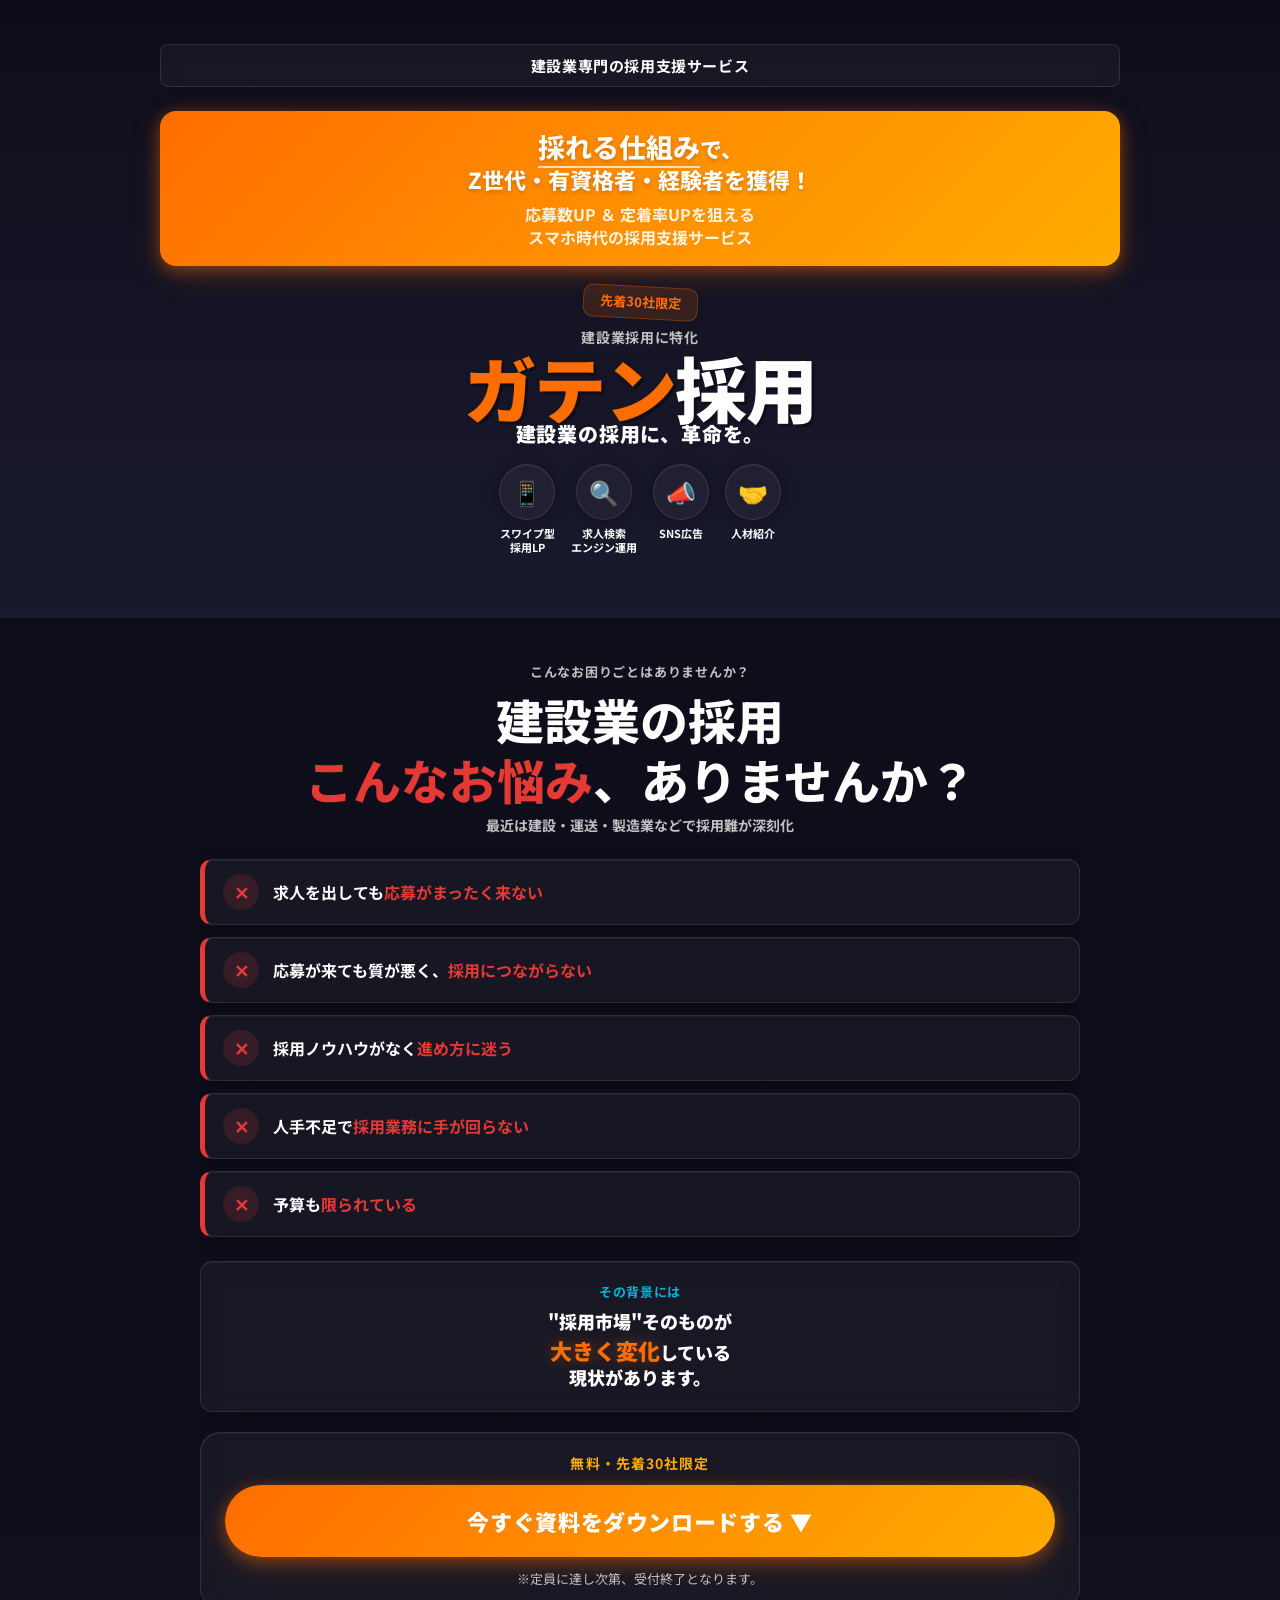
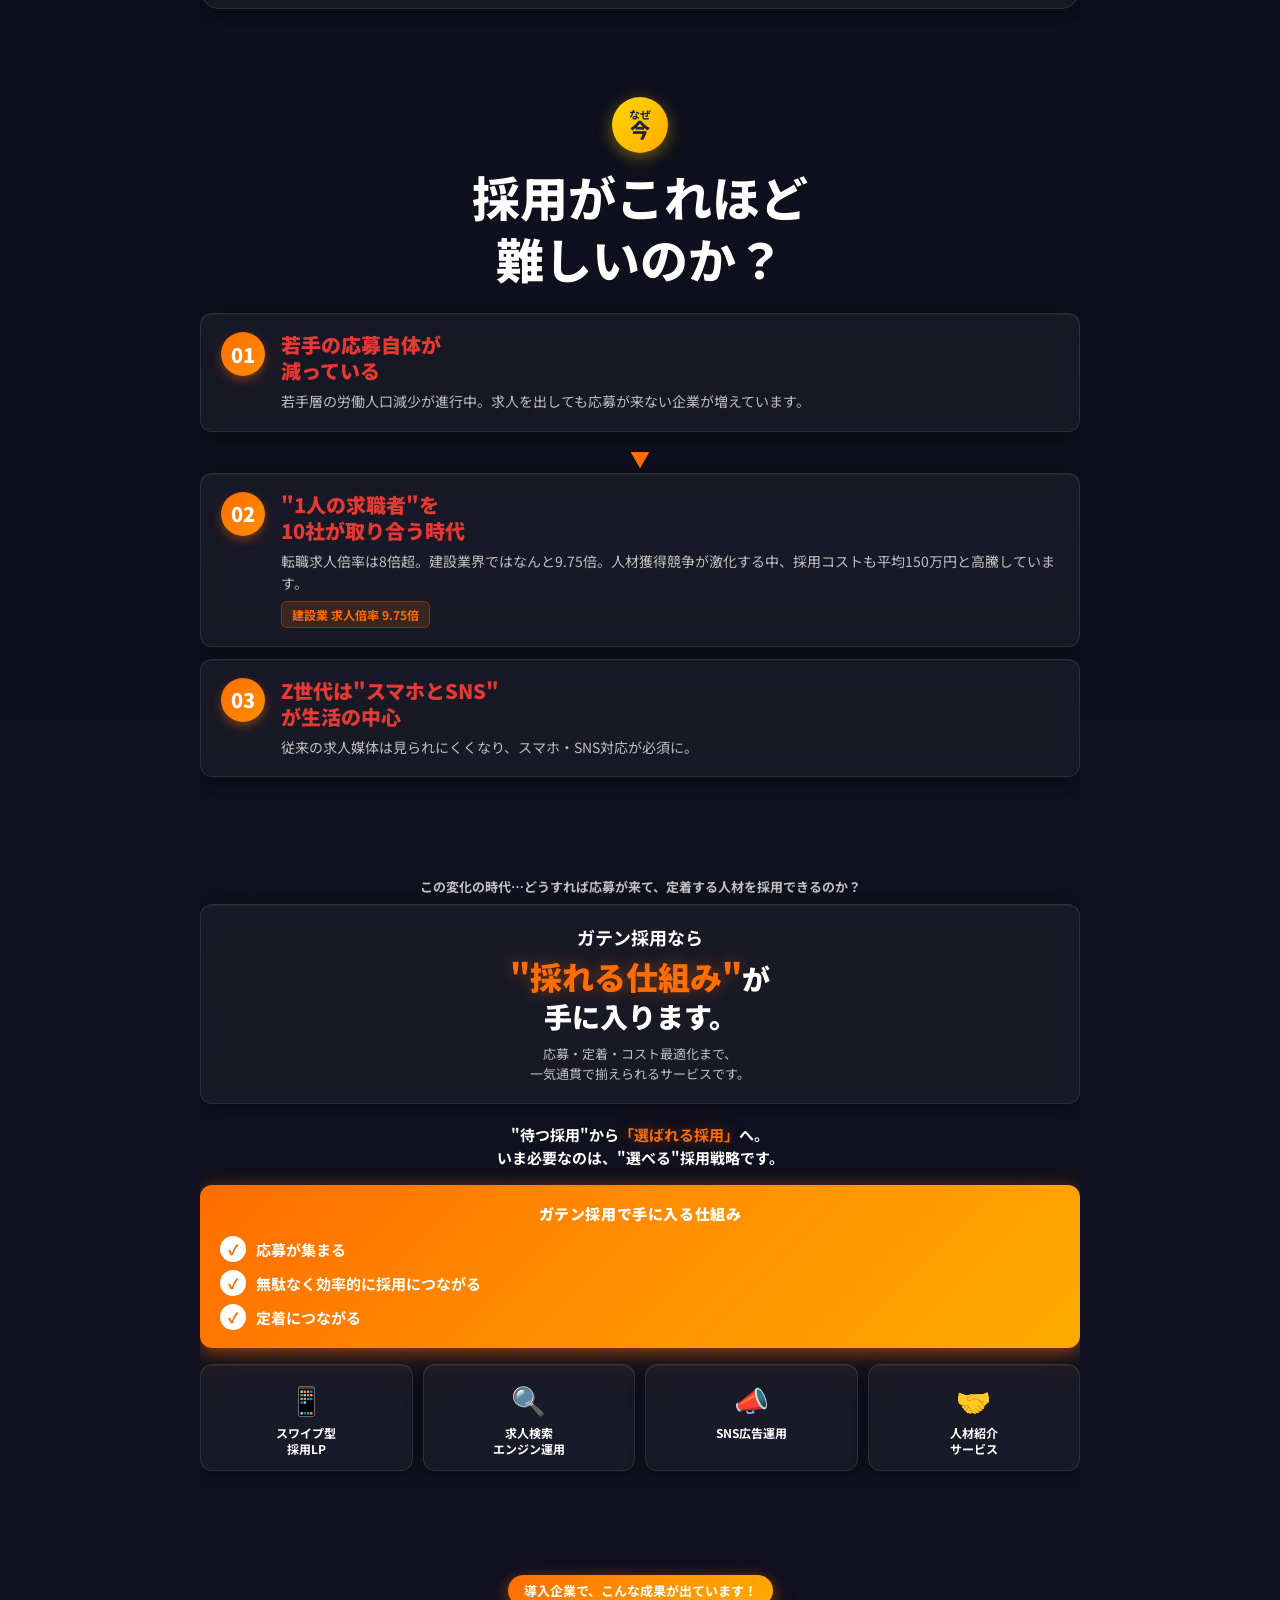
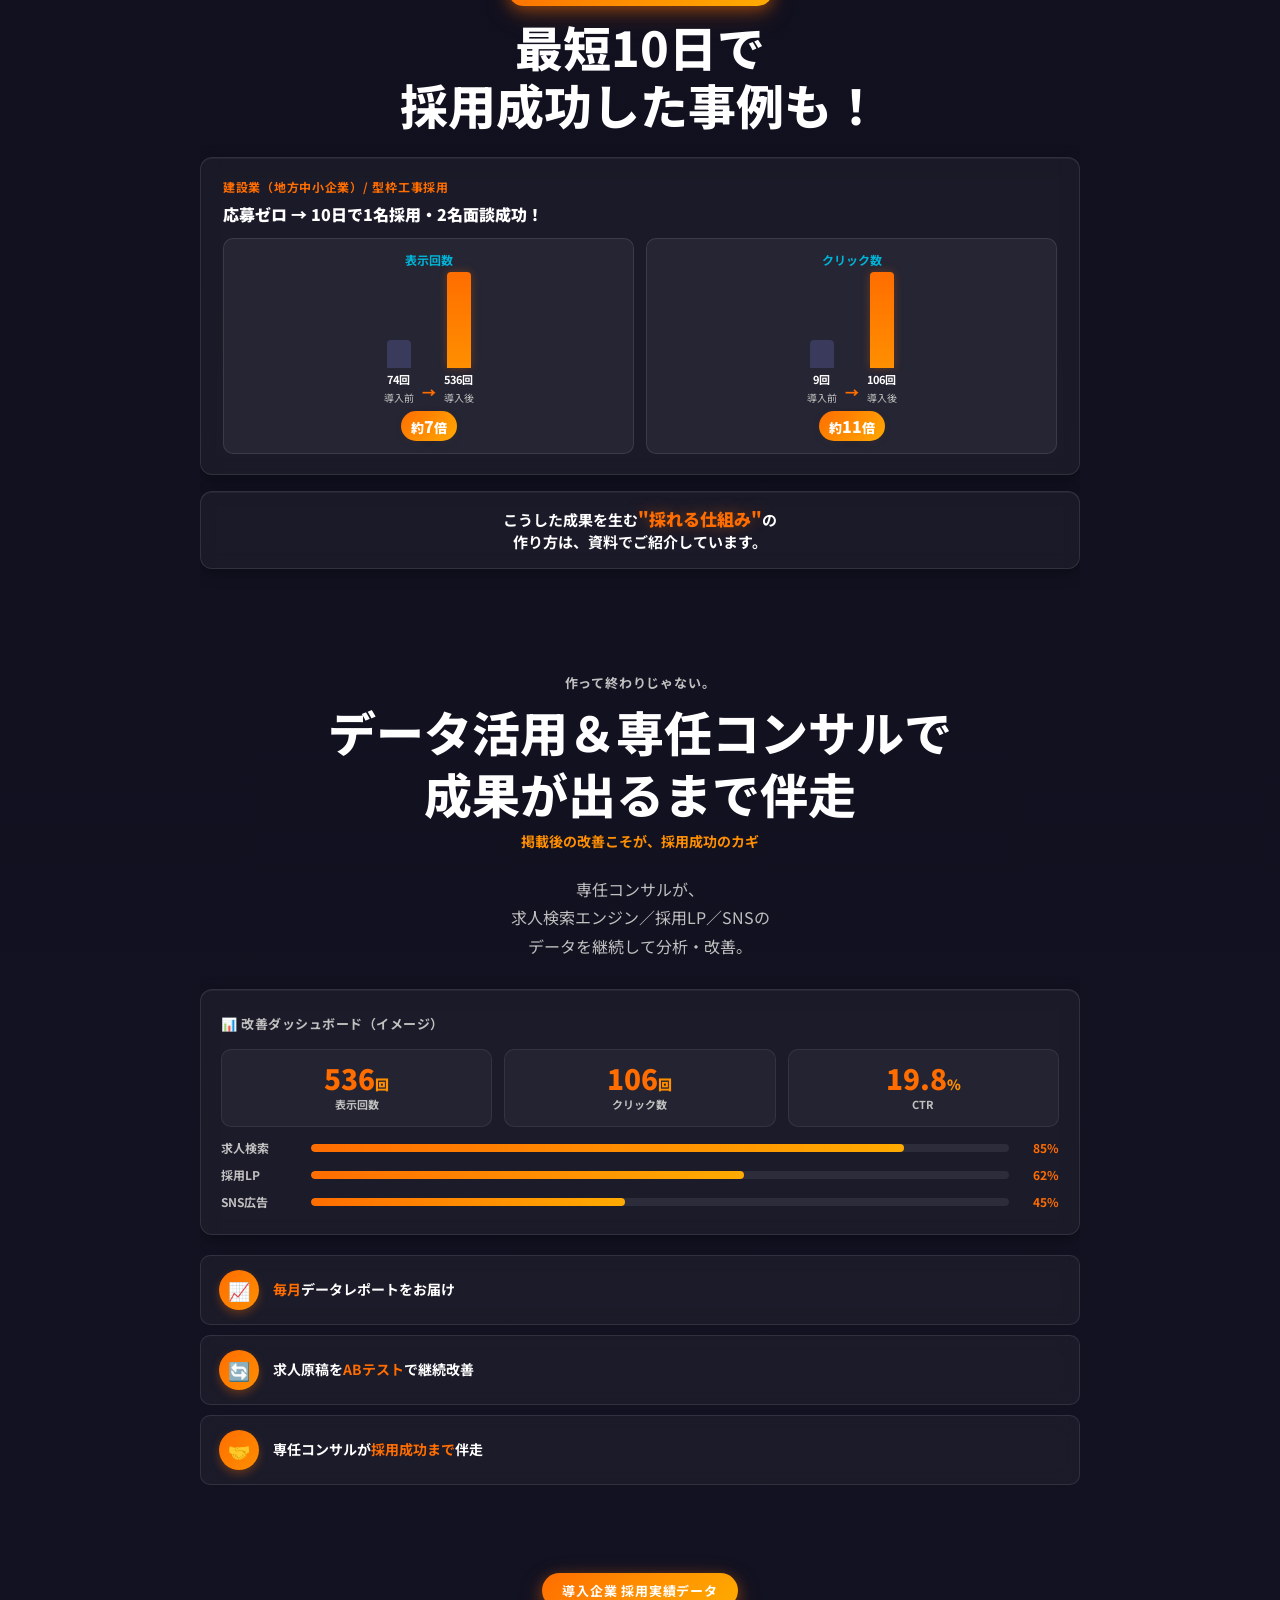
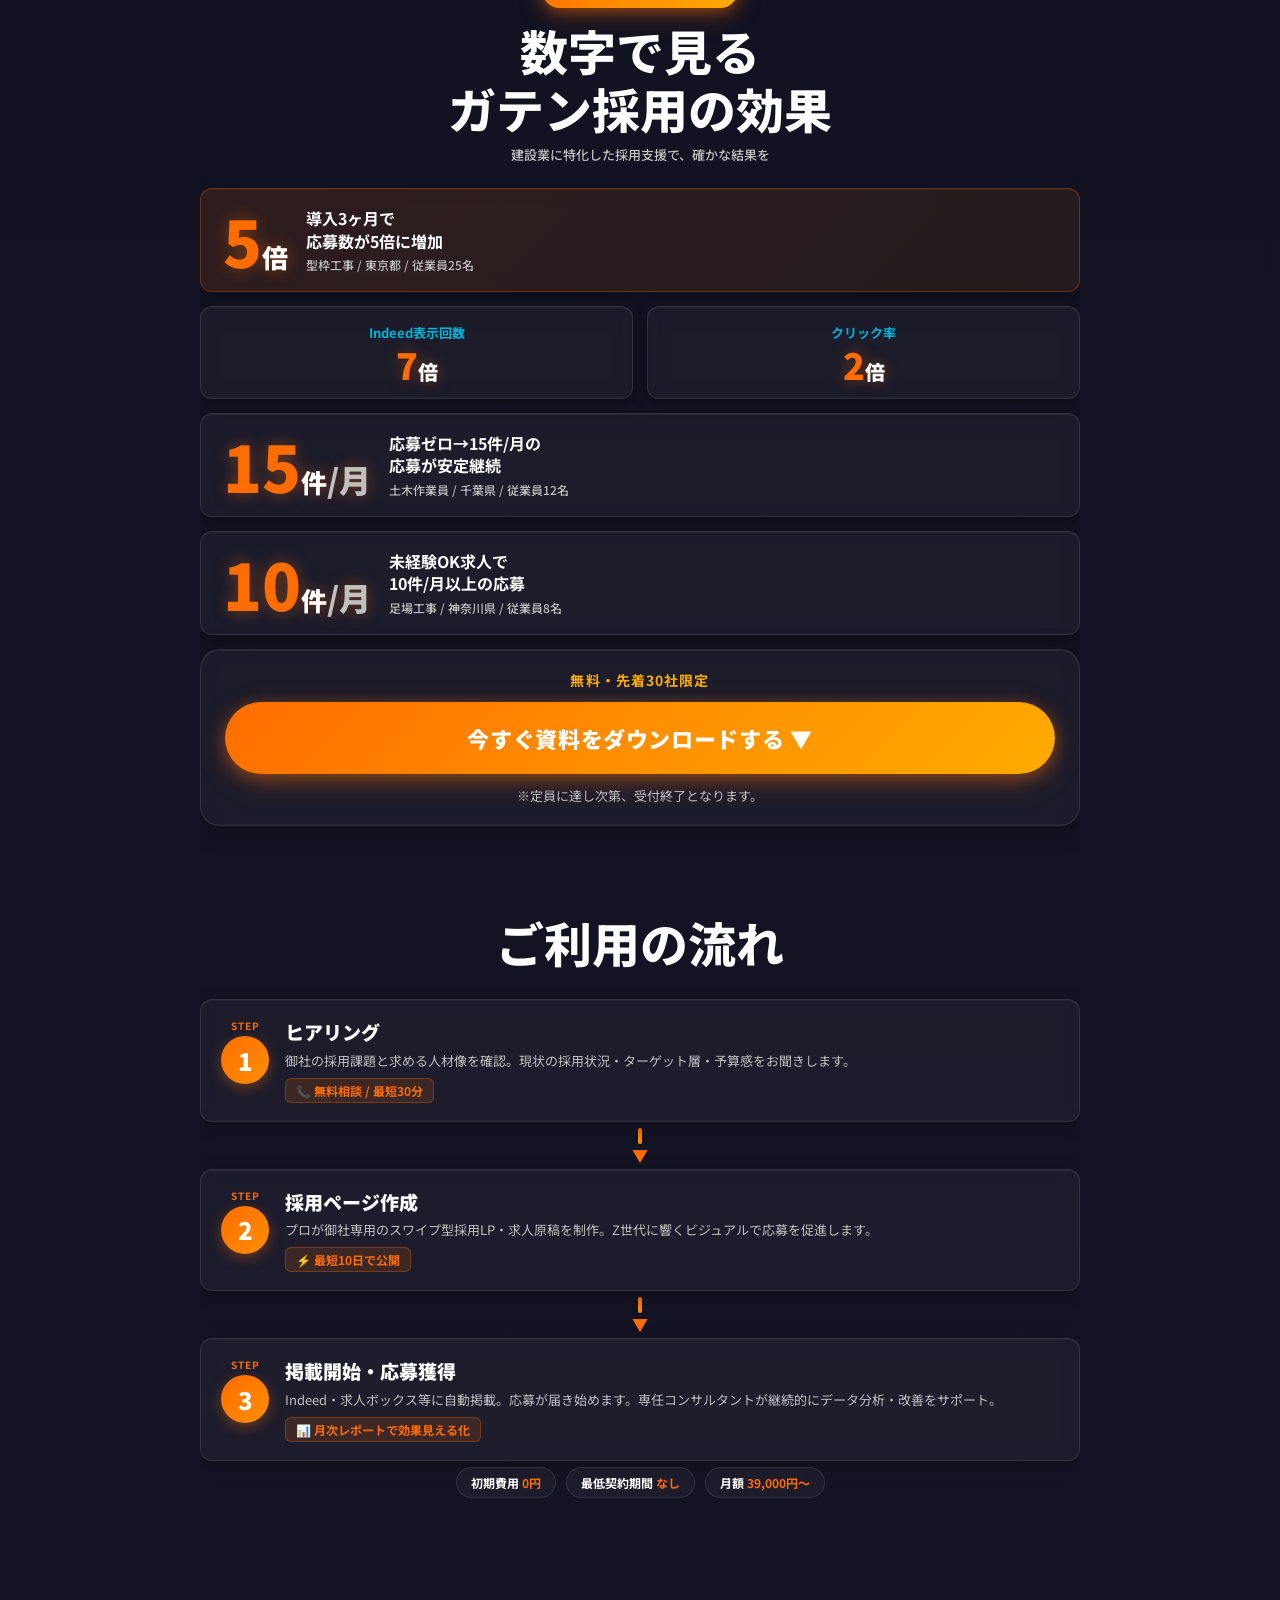
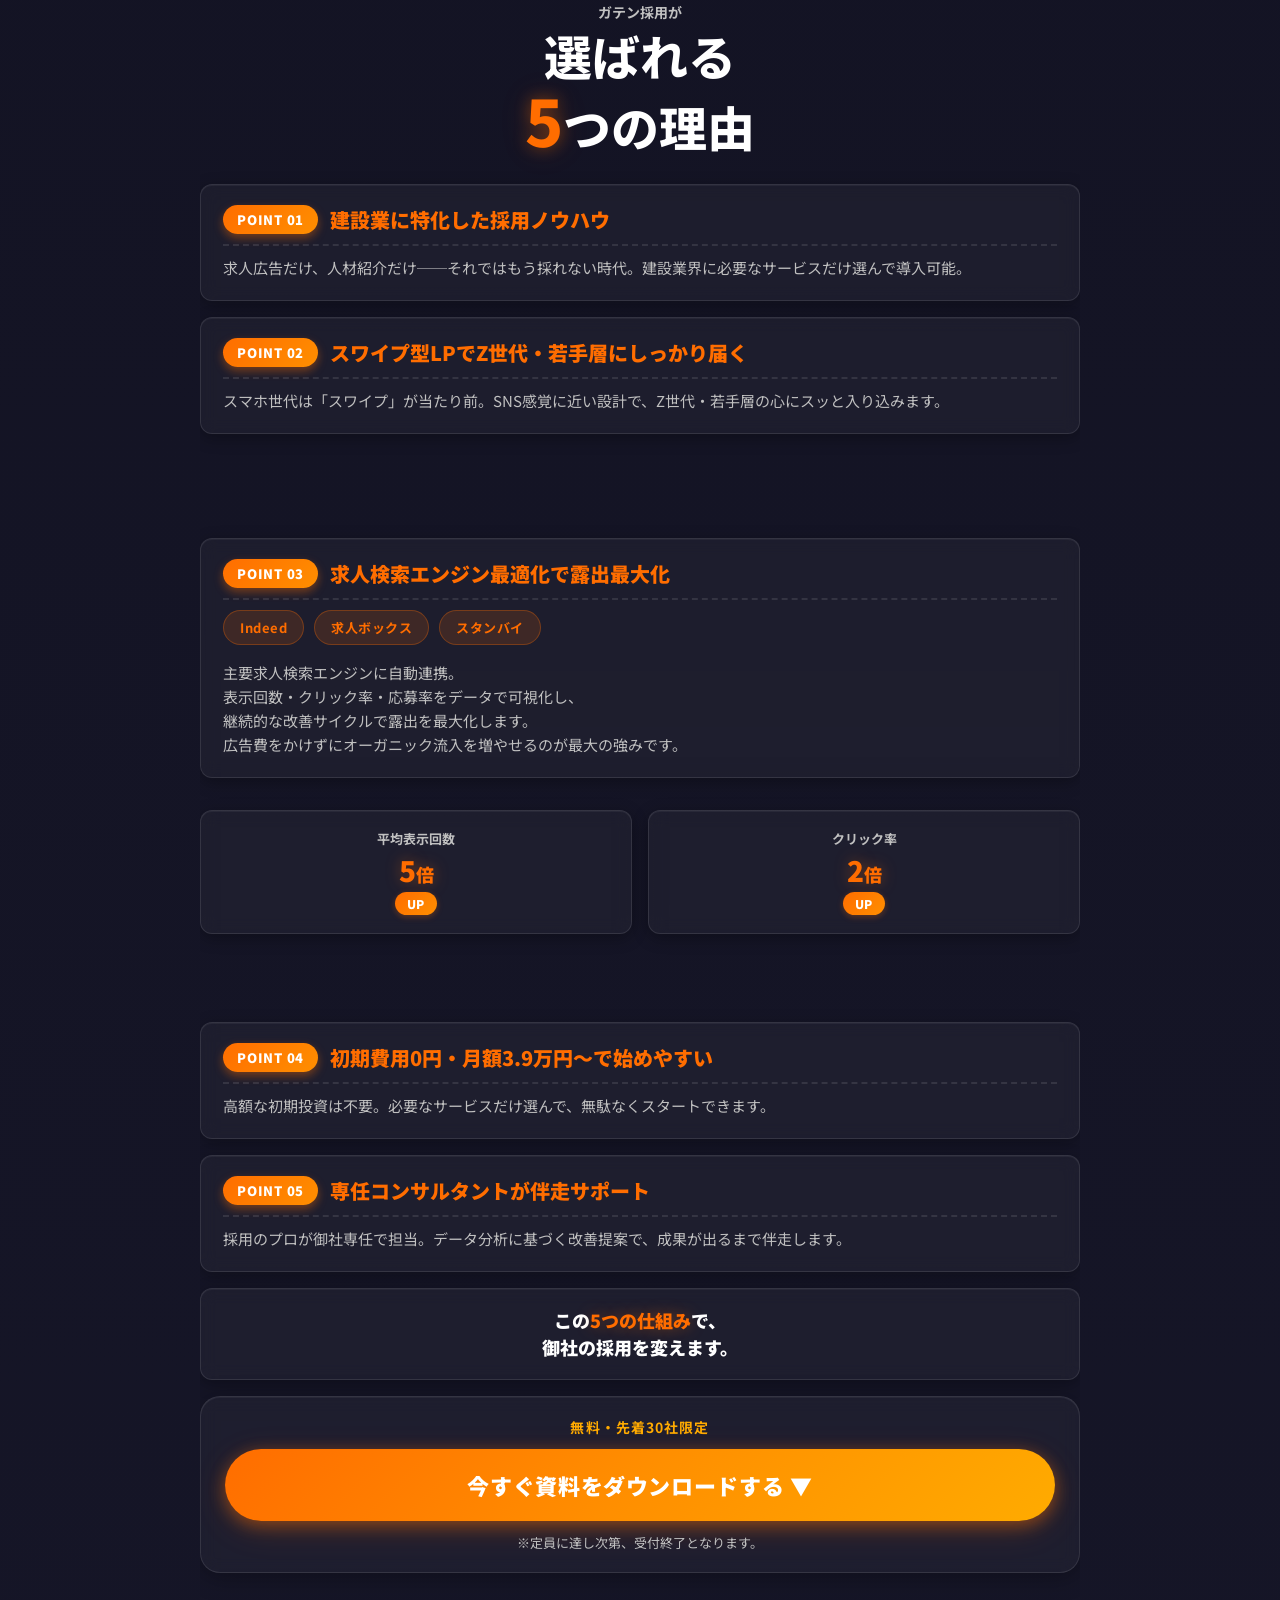
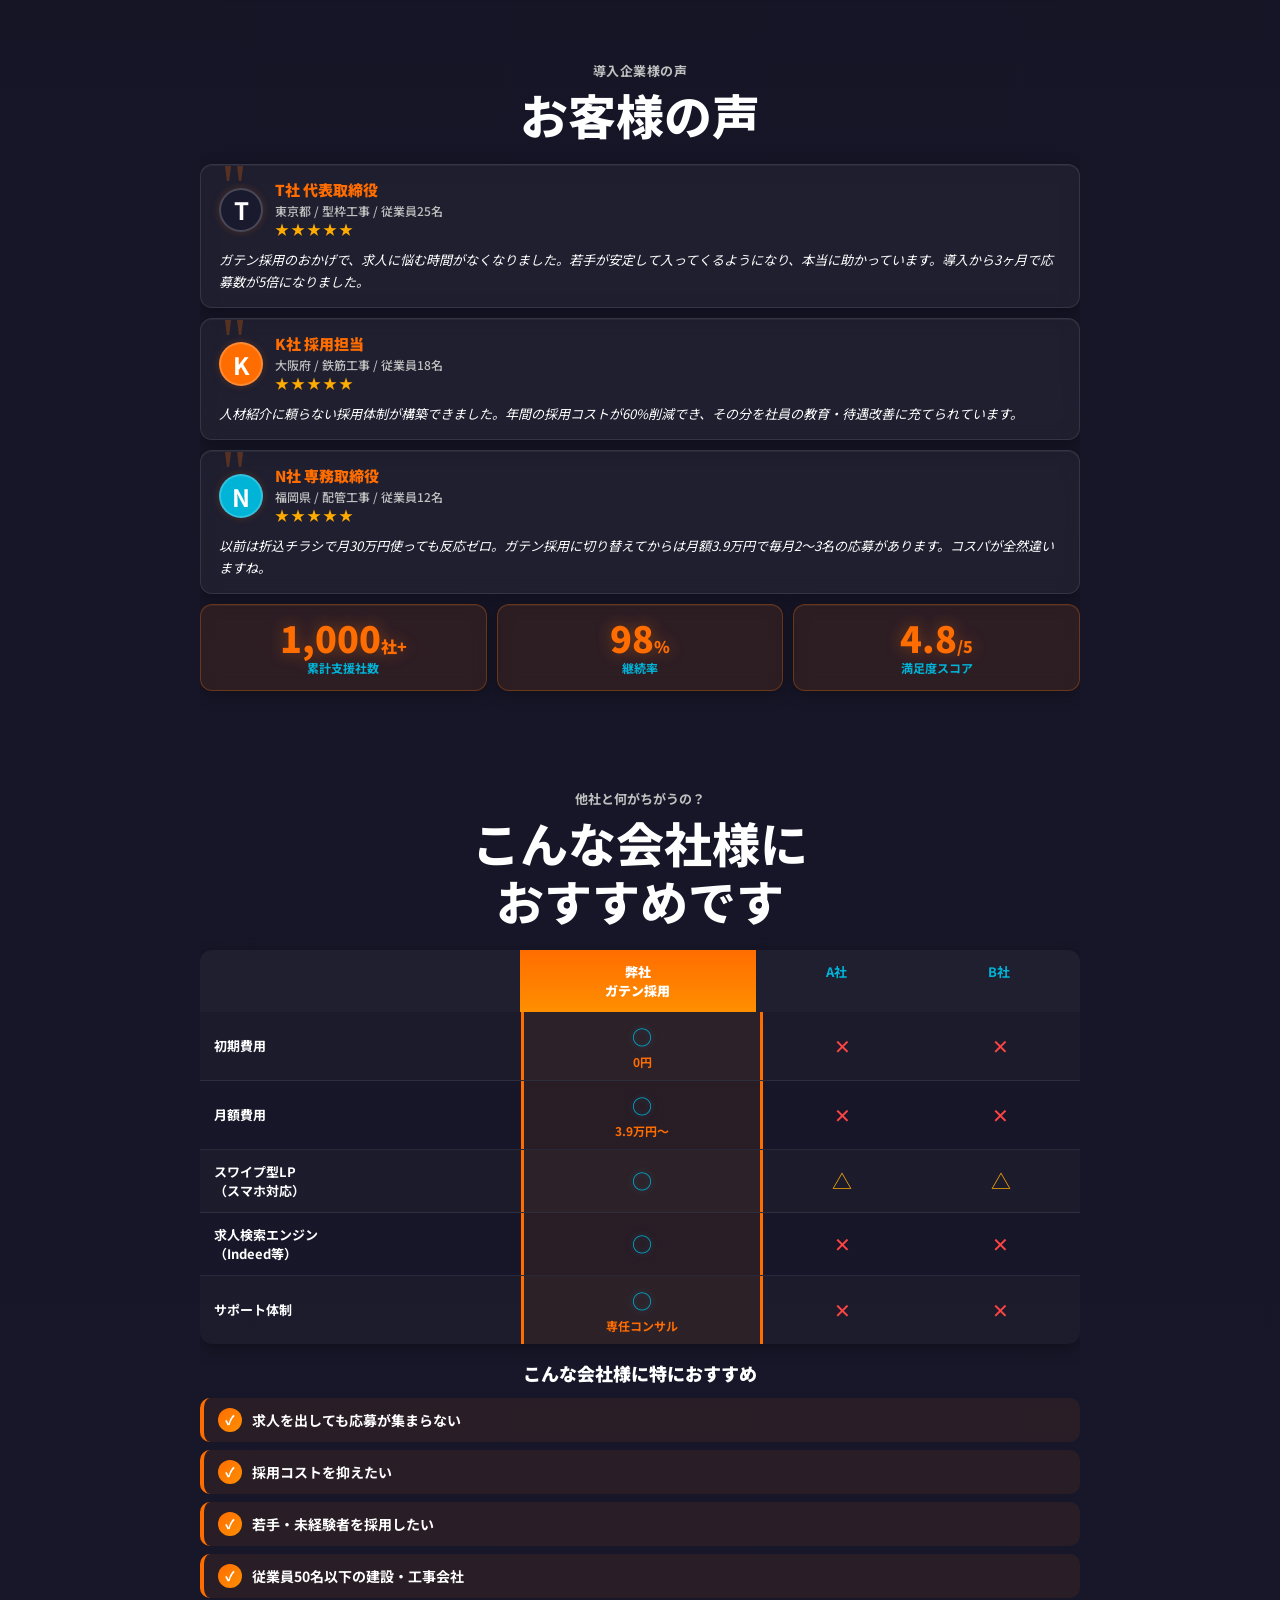
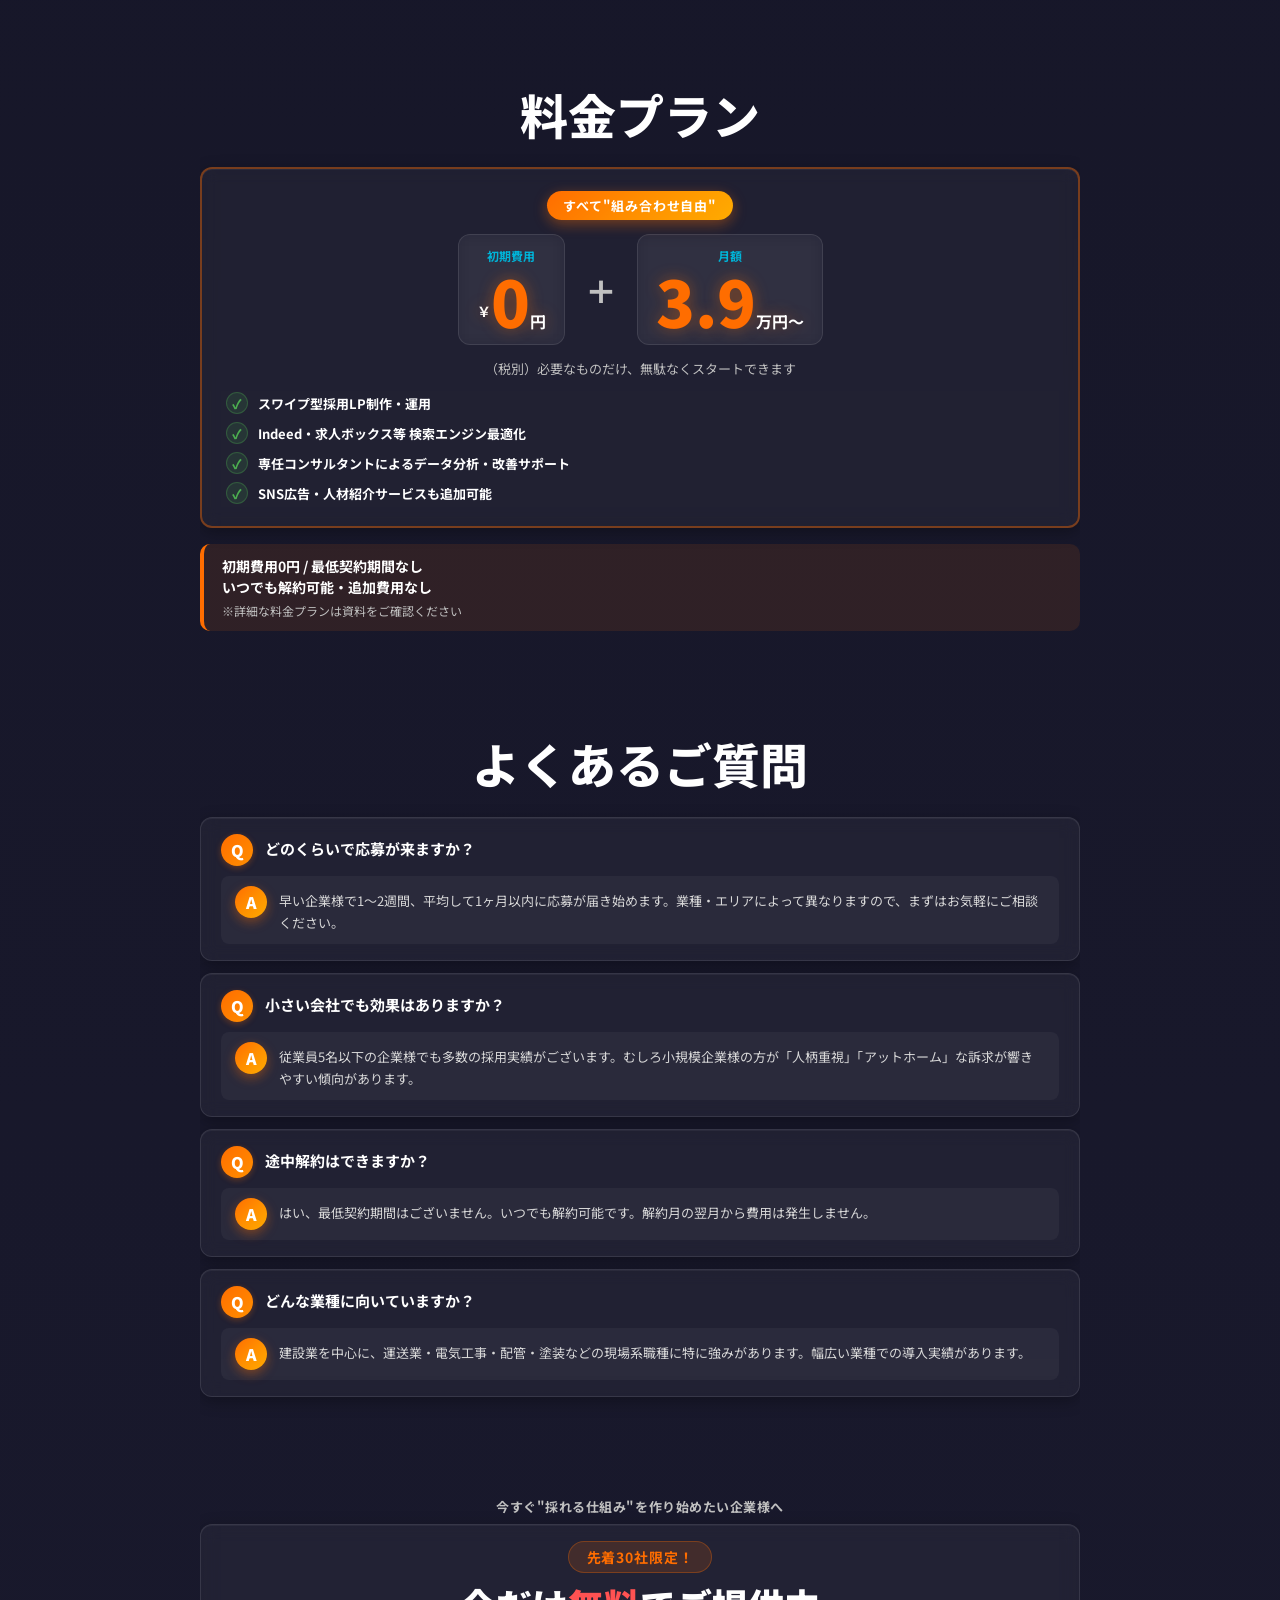
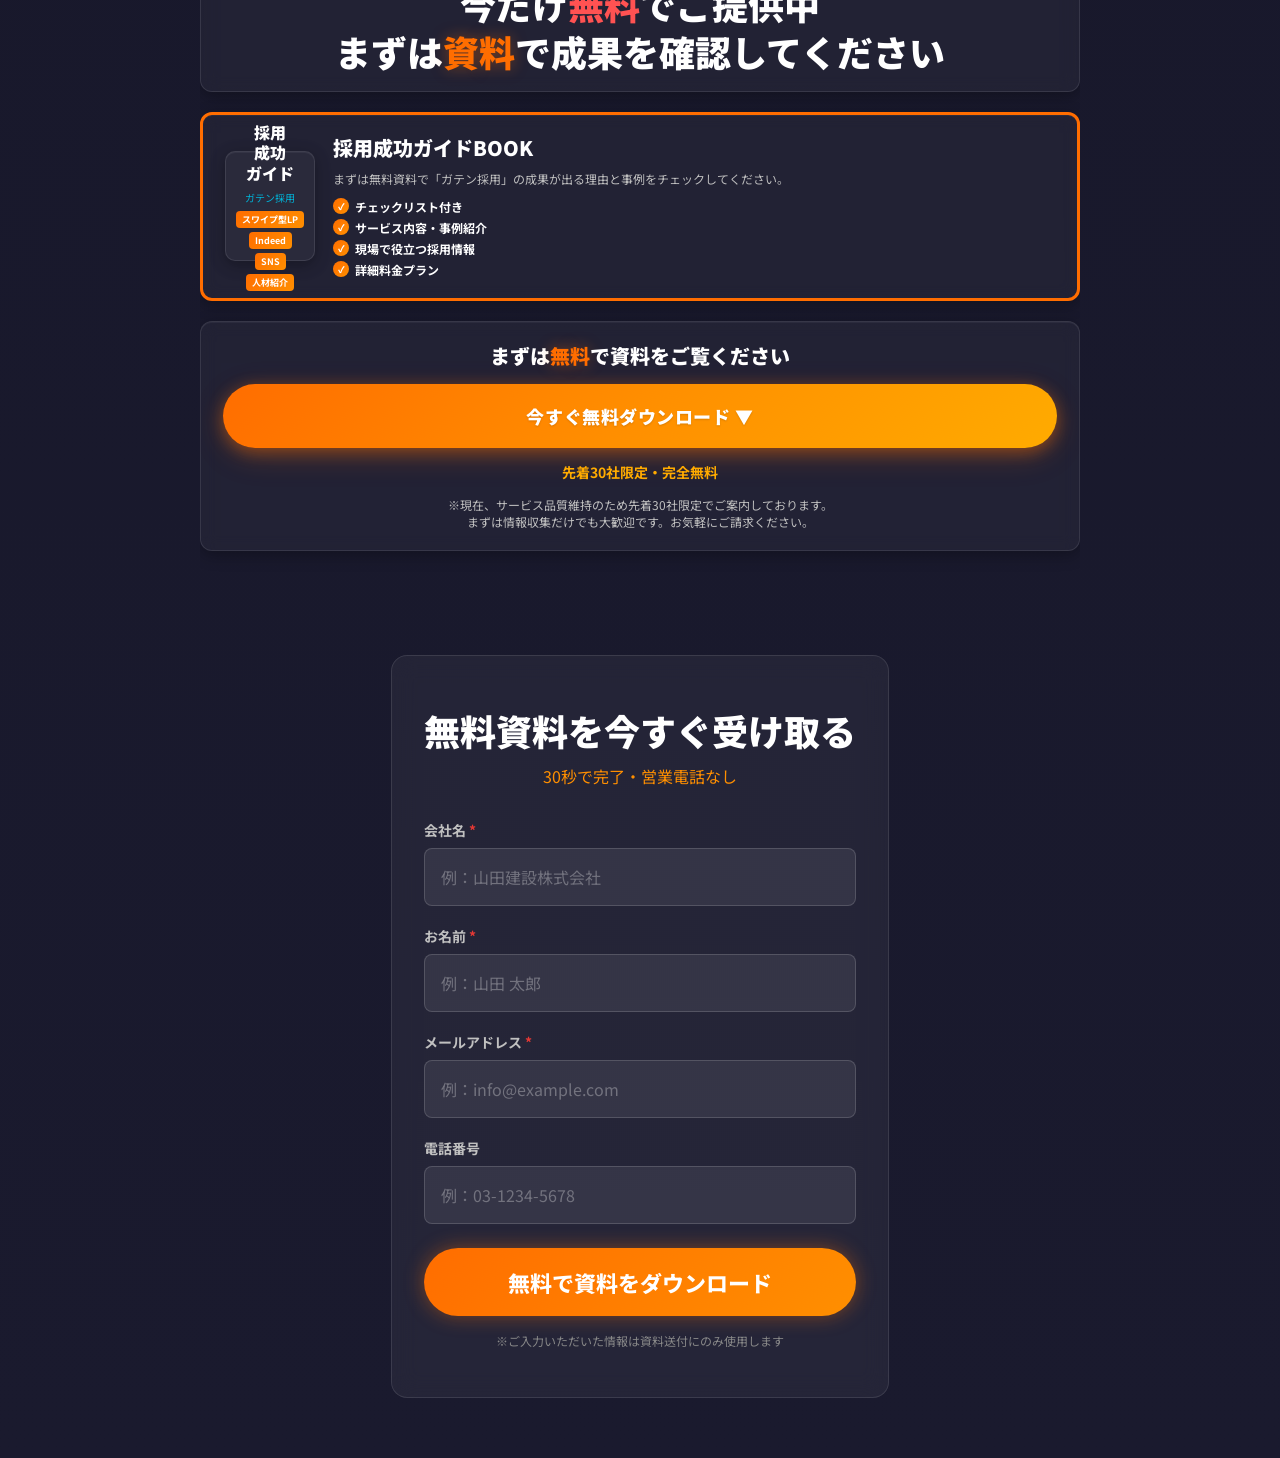
<file: gaten-saiyo/index.html>
<!DOCTYPE html>
<html lang="ja">
<head>
  <meta charset="UTF-8">
  <meta name="viewport" content="width=device-width, initial-scale=1.0">
  <title>ガテン採用｜建設業界特化の採用支援サービス</title>
  <meta property="og:title" content="ガテン採用｜建設業界特化の採用支援サービス">
  <meta property="og:description" content="建設業に特化した採用支援。求人検索エンジン最適化×スワイプ型LPで、若手人材の応募を最大化します。">
  <meta property="og:image" content="https://example.com/gaten-saiyo/ogp.png">
  <meta name="robots" content="noindex, nofollow">
  <meta property="og:type" content="website">
  <link rel="preconnect" href="https://fonts.googleapis.com">
  <link rel="preconnect" href="https://fonts.gstatic.com" crossorigin>
  <link href="https://fonts.googleapis.com/css2?family=Noto+Sans+JP:wght@400;500;700;900&display=swap" rel="stylesheet">
  <style>
    /* ===========================
       リセット・共通
    =========================== */
    * { margin: 0; padding: 0; box-sizing: border-box; }
    html { scroll-behavior: smooth; }
    body {
      background: linear-gradient(180deg, #0d0d1a, #1a1a2e);
      font-family: 'Noto Sans JP', 'Hiragino Kaku Gothic ProN', Meiryo, sans-serif;
      color: #ffffff;
      -webkit-font-smoothing: antialiased;
    }

    main {
      max-width: 960px;
      margin: 0 auto;
      width: 100%;
      padding: 0 40px;
    }

    section {
      width: 100%;
      display: flex;
      flex-direction: column;
      align-items: center;
      margin: 0;
      padding: 44px 0;
      overflow: hidden;
    }

    /* ===========================
       共通コンポーネント
    =========================== */

    /* CTA間引き：section02, section07, section09c, section14 のみ表示 */
    #section01 .cta-area,
    #section03 .cta-area,
    #section04 .cta-area,
    #section05 .cta-area,
    #section08 .cta-area,
    #section09a .cta-area,
    #section09b .cta-area,
    #section10 .cta-area,
    #section11 .cta-area,
    #section12 .cta-area,
    #section13 .cta-area {
      display: none;
    }

    /* CTAエリア（全セクション共通） */
    .cta-area {
      width: 100%;
      background: rgba(255,255,255,0.04);
      border-radius: 20px;
      padding: 20px 24px;
      display: flex;
      flex-direction: column;
      align-items: center;
      gap: 12px;
      border: 1px solid rgba(255,255,255,0.10);
      backdrop-filter: blur(8px);
      -webkit-backdrop-filter: blur(8px);
      box-shadow: 0 4px 24px rgba(0,0,0,0.3), inset 0 1px 0 rgba(255,255,255,0.05);
    }
    .cta-sub-label {
      font-size: 14px;
      color: #ffab00;
      font-weight: 700;
      letter-spacing: 0.08em;
    }
    .cta-button {
      display: inline-flex;
      align-items: center;
      justify-content: center;
      background: linear-gradient(135deg, #ff6d00 0%, #ff8f00 50%, #ffab00 100%);
      color: #ffffff;
      font-size: 18px;
      font-weight: 900;
      width: 100%;
      height: 60px;
      border-radius: 50px;
      border: none;
      cursor: pointer;
      font-family: 'Noto Sans JP', sans-serif;
      letter-spacing: 0.03em;
      box-shadow: 0 4px 16px rgba(255,109,0,0.4), 0 8px 32px rgba(255,109,0,0.2);
      text-decoration: none;
    }
    .cta-note {
      font-size: 13px;
      color: #c0c0c0;
      text-align: center;
    }

    /* パーソナライズバナー */
    .personalize-banner {
      width: 100%;
      text-align: center;
      padding: 10px 16px;
      background: linear-gradient(135deg, rgba(255,109,0,0.15), rgba(255,143,0,0.1));
      border: 1px solid rgba(255,109,0,0.3);
      border-radius: 8px;
      color: #ffab00;
      font-size: 15px;
      font-weight: 700;
      margin-bottom: 16px;
      letter-spacing: 0.5px;
    }

    /* ===========================
       SECTION 01 - ヒーロー
    =========================== */
    #section01 {
      width: 100vw;
      margin-left: calc(-50vw + 50%);
      padding-left: 0;
      padding-right: 0;
      background: linear-gradient(180deg, #0d0d1a 0%, #1a1a2e 100%);
    }
    #section01 > * {
      max-width: 960px;
      margin-left: auto;
      margin-right: auto;
      padding-left: 40px;
      padding-right: 40px;
    }
    @media (max-width: 640px) {
      #section01 > * {
        max-width: 100%;
        padding-left: 16px;
        padding-right: 16px;
      }
    }

    /* Top bar */
    #section01 .top-bar {
      width: 100%;
      text-align: center;
      background: rgba(255,255,255,0.04);
      color: #ffffff;
      font-size: 15px;
      font-weight: 700;
      padding: 10px 16px;
      border-radius: 8px;
      margin-bottom: 24px;
      letter-spacing: 0.04em;
      border: 1px solid rgba(255,255,255,0.10);
      backdrop-filter: blur(8px);
      -webkit-backdrop-filter: blur(8px);
    }

    /* Hero headline box */
    #section01 .hero-headline-box {
      width: 100%;
      background: linear-gradient(135deg, #ff6d00 0%, #ff8f00 50%, #ffab00 100%);
      border-radius: 16px;
      padding: 18px 20px;
      text-align: center;
      margin-bottom: 20px;
      box-shadow: 0 4px 16px rgba(255,109,0,0.4), 0 8px 32px rgba(255,109,0,0.2);
    }
    #section01 .hero-headline-line1 {
      font-size: 22px;
      font-weight: 800;
      color: #ffffff;
      line-height: 1.35;
      text-shadow: 0 2px 4px rgba(0,0,0,0.2);
    }
    #section01 .hero-headline-line1 .accent-white {
      font-size: 27px;
      border-bottom: 2px solid rgba(255,255,255,0.7);
      display: inline;
    }
    #section01 .hero-headline-line2 {
      font-size: 16px;
      font-weight: 700;
      color: #fff3e0;
      margin-top: 8px;
      line-height: 1.4;
    }

    /* Brand logo block */
    #section01 .brand-block {
      text-align: center;
      margin-bottom: 16px;
    }
    #section01 .brand-eyebrow {
      font-size: 14px;
      font-weight: 700;
      color: #c0c0c0;
      margin-bottom: 4px;
      letter-spacing: 0.05em;
    }
    #section01 .brand-name {
      font-size: 72px;
      font-weight: 900;
      color: #ffffff;
      line-height: 1.0;
      letter-spacing: -0.02em;
      text-shadow: 3px 3px 0px rgba(0,0,0,0.3);
    }
    #section01 .brand-name .brand-orange {
      color: #ff6d00;
    }
    #section01 .brand-sub {
      font-size: 20px;
      font-weight: 900;
      color: #ffffff;
      letter-spacing: 0.04em;
      margin-top: -4px;
    }

    /* Limit badge */
    #section01 .limit-badge {
      display: inline-block;
      background: rgba(255,109,0,0.15);
      color: #ff6d00;
      font-size: 13px;
      font-weight: 700;
      padding: 7px 16px;
      border-radius: 10px;
      line-height: 1.3;
      text-align: center;
      border: 1px solid rgba(255,109,0,0.3);
      transform: rotate(3deg);
      margin-bottom: 8px;
    }

    /* Feature icons row */
    #section01 .feature-row {
      display: flex;
      justify-content: center;
      gap: 16px;
      margin-bottom: 20px;
    }
    #section01 .feature-item {
      display: flex;
      flex-direction: column;
      align-items: center;
      gap: 6px;
    }
    #section01 .feature-icon-circle {
      width: 56px;
      height: 56px;
      border-radius: 50%;
      background: rgba(255,255,255,0.04);
      box-shadow: 0 4px 16px rgba(0,0,0,0.3), inset 0 1px 0 rgba(255,255,255,0.05);
      display: flex;
      align-items: center;
      justify-content: center;
      font-size: 24px;
      border: 1px solid rgba(255,255,255,0.10);
      backdrop-filter: blur(8px);
      -webkit-backdrop-filter: blur(8px);
    }
    #section01 .feature-label {
      font-size: 11px;
      font-weight: 700;
      color: #ffffff;
      text-align: center;
      line-height: 1.3;
    }

    /* ===========================
       SECTION 02 - お悩み
    =========================== */
    #section02 .section-tag {
      font-size: 13px;
      font-weight: 700;
      color: #c0c0c0;
      letter-spacing: 0.06em;
      margin-bottom: 8px;
    }
    #section02 .heading {
      font-size: 32px;
      font-weight: 800;
      color: #ffffff;
      text-align: center;
      margin-bottom: 6px;
      line-height: 1.25;
    }
    #section02 .heading .accent {
      color: #e53935;
    }
    #section02 .heading-sub {
      font-size: 14px;
      font-weight: 700;
      color: #c0c0c0;
      text-align: center;
      margin-bottom: 24px;
    }
    #section02 .items-list {
      width: 100%;
      display: flex;
      flex-direction: column;
      gap: 12px;
      margin-bottom: 24px;
    }
    #section02 .item {
      display: flex;
      align-items: center;
      gap: 14px;
      background: rgba(255,255,255,0.04);
      border-radius: 12px;
      padding: 14px 18px;
      box-shadow: 0 4px 16px rgba(0,0,0,0.3), inset 0 1px 0 rgba(255,255,255,0.05);
      border: 1px solid rgba(255,255,255,0.10);
      backdrop-filter: blur(8px);
      -webkit-backdrop-filter: blur(8px);
      border-left: 5px solid #e53935;
    }
    #section02 .item-icon {
      width: 36px;
      height: 36px;
      background: rgba(229,57,53,0.15);
      border-radius: 50%;
      display: flex;
      align-items: center;
      justify-content: center;
      font-size: 18px;
      flex-shrink: 0;
      color: #e53935;
      font-weight: 900;
    }
    #section02 .item-text {
      font-size: 15px;
      font-weight: 700;
      color: #ffffff;
      line-height: 1.4;
    }
    #section02 .item-text .red {
      color: #e53935;
    }
    #section02 .context-block {
      width: 100%;
      background: rgba(255,255,255,0.04);
      border-radius: 12px;
      padding: 20px 24px;
      text-align: center;
      margin-bottom: 20px;
      border: 1px solid rgba(255,255,255,0.10);
      backdrop-filter: blur(8px);
      -webkit-backdrop-filter: blur(8px);
      box-shadow: 0 4px 16px rgba(0,0,0,0.3), inset 0 1px 0 rgba(255,255,255,0.05);
    }
    #section02 .context-label {
      font-size: 13px;
      color: #00b4d8;
      font-weight: 700;
      margin-bottom: 8px;
      letter-spacing: 0.04em;
    }
    #section02 .context-main {
      font-size: 18px;
      font-weight: 900;
      color: #ffffff;
      line-height: 1.4;
    }
    #section02 .context-main .accent-orange {
      color: #ff6d00;
      font-size: 22px;
      font-weight: 900;
      text-shadow: 0 0 16px rgba(255,109,0,0.4);
    }

    /* ===========================
       SECTION 03 - なぜ今
    =========================== */
    #section03 .why-now-badge {
      width: 56px;
      height: 56px;
      background: linear-gradient(135deg, #ffd600 0%, #ffab00 100%);
      border-radius: 50%;
      display: flex;
      flex-direction: column;
      align-items: center;
      justify-content: center;
      margin-bottom: 12px;
      box-shadow: 0 4px 16px rgba(255,214,0,0.4);
    }
    #section03 .why-now-badge .badge-line1 {
      font-size: 11px;
      font-weight: 700;
      color: #1a2744;
      line-height: 1;
    }
    #section03 .why-now-badge .badge-line2 {
      font-size: 20px;
      font-weight: 900;
      color: #1a2744;
      line-height: 1;
    }
    #section03 .heading {
      font-size: 28px;
      font-weight: 800;
      color: #ffffff;
      text-align: center;
      margin-bottom: 24px;
      line-height: 1.3;
    }
    #section03 .card {
      width: 100%;
      background: rgba(255,255,255,0.04);
      border-radius: 12px;
      padding: 18px 20px;
      display: flex;
      align-items: flex-start;
      gap: 16px;
      margin-bottom: 12px;
      box-shadow: 0 4px 16px rgba(0,0,0,0.3), inset 0 1px 0 rgba(255,255,255,0.05);
      border: 1px solid rgba(255,255,255,0.10);
      backdrop-filter: blur(8px);
      -webkit-backdrop-filter: blur(8px);
    }
    #section03 .card-number {
      width: 44px;
      height: 44px;
      background: linear-gradient(135deg, #ff6d00, #ff8f00);
      border-radius: 50%;
      display: flex;
      align-items: center;
      justify-content: center;
      font-size: 20px;
      font-weight: 900;
      color: #ffffff;
      flex-shrink: 0;
      box-shadow: 0 4px 10px rgba(255,109,0,0.4);
    }
    #section03 .card-body { flex: 1; }
    #section03 .card-title {
      font-size: 18px;
      font-weight: 900;
      color: #e53935;
      margin-bottom: 6px;
      line-height: 1.3;
    }
    #section03 .card-desc {
      font-size: 13px;
      color: #c0c0c0;
      line-height: 1.6;
    }
    #section03 .card-stat {
      font-size: 12px;
      color: #ff6d00;
      font-weight: 700;
      margin-top: 6px;
      background: rgba(255,109,0,0.15);
      padding: 4px 10px;
      border-radius: 6px;
      display: inline-block;
      border: 1px solid rgba(255,109,0,0.3);
    }
    #section03 .arrow-down {
      font-size: 20px;
      color: #ff6d00;
      text-align: center;
      margin: 0;
    }

    /* ===========================
       SECTION 04 - 採れる仕組み
    =========================== */
    #section04 .context-top {
      font-size: 13px;
      font-weight: 700;
      color: #c0c0c0;
      text-align: center;
      margin-bottom: 8px;
    }
    #section04 .lead-box {
      width: 100%;
      background: rgba(255,255,255,0.04);
      border-radius: 12px;
      padding: 20px 24px;
      text-align: center;
      margin-bottom: 20px;
      box-shadow: 0 4px 16px rgba(0,0,0,0.3), inset 0 1px 0 rgba(255,255,255,0.05);
      border: 1px solid rgba(255,255,255,0.10);
      backdrop-filter: blur(8px);
      -webkit-backdrop-filter: blur(8px);
    }
    #section04 .lead-line1 {
      font-size: 16px;
      font-weight: 700;
      color: #ffffff;
      margin-bottom: 6px;
      line-height: 1.4;
    }
    #section04 .lead-line2 {
      font-size: 22px;
      font-weight: 900;
      color: #ffffff;
      line-height: 1.3;
    }
    #section04 .lead-line2 .accent-orange {
      color: #ff6d00;
      font-size: 26px;
      font-weight: 900;
      text-shadow: 0 0 16px rgba(255,109,0,0.4);
    }
    #section04 .lead-line3 {
      font-size: 13px;
      color: #c0c0c0;
      margin-top: 10px;
      line-height: 1.5;
    }
    #section04 .strategy-label {
      font-size: 15px;
      font-weight: 700;
      color: #ffffff;
      text-align: center;
      margin-bottom: 16px;
      line-height: 1.5;
    }
    #section04 .strategy-label .accent-orange {
      color: #ff6d00;
      text-shadow: 0 0 16px rgba(255,109,0,0.4);
    }
    #section04 .features-box {
      width: 100%;
      background: linear-gradient(135deg, #ff6d00 0%, #ff8f00 50%, #ffab00 100%);
      border-radius: 12px;
      padding: 18px 20px;
      margin-bottom: 16px;
      box-shadow: 0 4px 16px rgba(255,109,0,0.4), 0 8px 32px rgba(255,109,0,0.2);
    }
    #section04 .features-title {
      font-size: 15px;
      font-weight: 900;
      color: #ffffff;
      margin-bottom: 12px;
      text-align: center;
      letter-spacing: 0.04em;
    }
    #section04 .feature-list {
      display: flex;
      flex-direction: column;
      gap: 8px;
    }
    #section04 .feature-list-item {
      display: flex;
      align-items: center;
      gap: 10px;
      font-size: 15px;
      font-weight: 700;
      color: #ffffff;
    }
    #section04 .feature-check {
      width: 26px;
      height: 26px;
      background: #ffffff;
      border-radius: 50%;
      display: flex;
      align-items: center;
      justify-content: center;
      color: #ff6d00;
      font-size: 14px;
      font-weight: 900;
      flex-shrink: 0;
    }
    #section04 .service-row {
      display: flex;
      gap: 10px;
      width: 100%;
      margin-bottom: 16px;
    }
    #section04 .service-card {
      flex: 1;
      background: rgba(255,255,255,0.04);
      border-radius: 12px;
      padding: 14px 8px;
      text-align: center;
      box-shadow: 0 4px 16px rgba(0,0,0,0.3), inset 0 1px 0 rgba(255,255,255,0.05);
      border: 1px solid rgba(255,255,255,0.10);
      backdrop-filter: blur(8px);
      -webkit-backdrop-filter: blur(8px);
    }
    #section04 .service-icon {
      font-size: 28px;
      margin-bottom: 6px;
      display: block;
    }
    #section04 .service-name {
      font-size: 12px;
      font-weight: 700;
      color: #ffffff;
      line-height: 1.3;
    }

    /* ===========================
       SECTION 05 - 事例
    =========================== */
    #section05 .eyebrow-tag {
      background: linear-gradient(135deg, #ff6d00 0%, #ff8f00 50%, #ffab00 100%);
      color: #ffffff;
      font-size: 13px;
      font-weight: 700;
      padding: 6px 16px;
      border-radius: 20px;
      margin-bottom: 12px;
      box-shadow: 0 4px 14px rgba(255,109,0,0.4), 0 8px 28px rgba(255,109,0,0.2);
    }
    #section05 .heading {
      font-size: 34px;
      font-weight: 800;
      color: #ffffff;
      text-align: center;
      margin-bottom: 24px;
      line-height: 1.2;
    }
    #section05 .case-card {
      width: 100%;
      background: rgba(255,255,255,0.04);
      border-radius: 12px;
      padding: 20px 22px;
      margin-bottom: 16px;
      box-shadow: 0 4px 16px rgba(0,0,0,0.3), inset 0 1px 0 rgba(255,255,255,0.05);
      border: 1px solid rgba(255,255,255,0.10);
      backdrop-filter: blur(8px);
      -webkit-backdrop-filter: blur(8px);
    }
    #section05 .case-tag {
      font-size: 12px;
      font-weight: 700;
      color: #ff6d00;
      letter-spacing: 0.06em;
      margin-bottom: 8px;
    }
    #section05 .case-title {
      font-size: 16px;
      font-weight: 900;
      color: #ffffff;
      margin-bottom: 12px;
      line-height: 1.4;
    }
    #section05 .stats-row {
      display: flex;
      gap: 12px;
      width: 100%;
    }
    #section05 .stat-block {
      flex: 1;
      background: rgba(255,255,255,0.05);
      border-radius: 10px;
      padding: 12px 10px;
      text-align: center;
      border: 1px solid rgba(255,255,255,0.10);
    }
    #section05 .stat-label {
      font-size: 12px;
      color: #00b4d8;
      font-weight: 700;
      margin-bottom: 4px;
    }
    #section05 .stat-bars {
      display: flex;
      align-items: flex-end;
      justify-content: center;
      gap: 8px;
      margin-bottom: 6px;
    }
    #section05 .bar-group {
      display: flex;
      flex-direction: column;
      align-items: center;
      gap: 3px;
    }
    #section05 .bar-fill {
      width: 24px;
      border-radius: 4px 4px 0 0;
      position: relative;
    }
    #section05 .bar-before {
      background: #3a3a5c;
      height: 28px;
    }
    #section05 .bar-after {
      background: linear-gradient(180deg, #ff6d00, #ff8f00);
      box-shadow: 0 0 10px rgba(255,109,0,0.3);
    }
    #section05 .bar-arrow {
      font-size: 14px;
      color: #ff6d00;
      font-weight: 900;
      margin-bottom: 3px;
    }
    #section05 .bar-value {
      font-size: 11px;
      color: #ffffff;
      font-weight: 700;
    }
    #section05 .bar-desc {
      font-size: 10px;
      color: #c0c0c0;
    }
    #section05 .stat-badge {
      display: inline-block;
      background: linear-gradient(135deg, #ff6d00 0%, #ff8f00 50%, #ffab00 100%);
      color: #ffffff;
      font-size: 13px;
      font-weight: 900;
      padding: 3px 10px;
      border-radius: 16px;
      text-shadow: 0 0 16px rgba(255,109,0,0.4);
    }
    #section05 .result-context {
      width: 100%;
      background: rgba(255,255,255,0.04);
      border-radius: 12px;
      padding: 14px 20px;
      margin-bottom: 16px;
      box-shadow: 0 4px 16px rgba(0,0,0,0.3), inset 0 1px 0 rgba(255,255,255,0.05);
      text-align: center;
      border: 1px solid rgba(255,255,255,0.10);
      backdrop-filter: blur(8px);
      -webkit-backdrop-filter: blur(8px);
    }
    #section05 .result-context-text {
      font-size: 15px;
      font-weight: 700;
      color: #ffffff;
      line-height: 1.5;
    }
    #section05 .result-context-text .accent {
      color: #ff6d00;
      font-size: 17px;
      font-weight: 900;
      text-shadow: 0 0 16px rgba(255,109,0,0.4);
    }

    /* ===========================
       SECTION 06 - データ伴走
    =========================== */
    #section06 .section-label {
      font-size: 13px;
      font-weight: 700;
      color: #c0c0c0;
      letter-spacing: 0.06em;
      margin-bottom: 8px;
    }
    #section06 .heading {
      font-size: 28px;
      font-weight: 800;
      color: #ffffff;
      text-align: center;
      margin-bottom: 6px;
      line-height: 1.3;
    }
    #section06 .heading-sub {
      font-size: 14px;
      color: #ff8f00;
      font-weight: 700;
      text-align: center;
      margin-bottom: 24px;
    }
    #section06 .desc {
      font-size: 15px;
      color: #c0c0c0;
      text-align: center;
      line-height: 1.8;
      margin-bottom: 28px;
    }
    #section06 .dashboard {
      width: 100%;
      background: rgba(255,255,255,0.04);
      border-radius: 12px;
      padding: 24px 20px;
      border: 1px solid rgba(255,255,255,0.10);
      backdrop-filter: blur(8px);
      -webkit-backdrop-filter: blur(8px);
      box-shadow: 0 4px 16px rgba(0,0,0,0.3), inset 0 1px 0 rgba(255,255,255,0.05);
      margin-bottom: 20px;
    }
    #section06 .dash-title {
      font-size: 13px;
      font-weight: 700;
      color: #c0c0c0;
      margin-bottom: 16px;
      letter-spacing: 0.04em;
    }
    #section06 .dash-row {
      display: flex;
      gap: 12px;
      margin-bottom: 12px;
    }
    #section06 .dash-metric {
      flex: 1;
      background: rgba(255,255,255,0.04);
      border-radius: 10px;
      padding: 14px 12px;
      text-align: center;
      border: 1px solid rgba(255,255,255,0.08);
    }
    #section06 .dm-value {
      font-size: 28px;
      font-weight: 900;
      color: #ff6d00;
      line-height: 1;
      margin-bottom: 4px;
    }
    #section06 .dm-value .dm-unit {
      font-size: 14px;
      color: #ff8f00;
    }
    #section06 .dm-label {
      font-size: 11px;
      color: #c0c0c0;
      font-weight: 700;
    }
    #section06 .dash-bars {
      display: flex;
      flex-direction: column;
      gap: 10px;
    }
    #section06 .bar-item {
      display: flex;
      align-items: center;
      gap: 10px;
    }
    #section06 .bar-label {
      font-size: 12px;
      color: #c0c0c0;
      font-weight: 700;
      width: 80px;
      flex-shrink: 0;
    }
    #section06 .bar-track {
      flex: 1;
      height: 8px;
      background: rgba(255,255,255,0.08);
      border-radius: 4px;
      overflow: hidden;
    }
    #section06 .bar-fill-data {
      height: 100%;
      border-radius: 4px;
      background: linear-gradient(90deg, #ff6d00, #ffab00);
    }
    #section06 .bar-pct {
      font-size: 12px;
      color: #ff6d00;
      font-weight: 700;
      width: 40px;
      text-align: right;
      flex-shrink: 0;
    }
    #section06 .flow-list {
      width: 100%;
      display: flex;
      flex-direction: column;
      gap: 10px;
    }
    #section06 .flow-item {
      display: flex;
      align-items: center;
      gap: 14px;
      background: rgba(255,255,255,0.04);
      border-radius: 10px;
      padding: 14px 18px;
      border: 1px solid rgba(255,255,255,0.10);
      backdrop-filter: blur(8px);
      -webkit-backdrop-filter: blur(8px);
    }
    #section06 .flow-icon {
      width: 40px;
      height: 40px;
      background: linear-gradient(135deg, #ff6d00, #ff8f00);
      border-radius: 50%;
      display: flex;
      align-items: center;
      justify-content: center;
      font-size: 18px;
      flex-shrink: 0;
      box-shadow: 0 4px 10px rgba(255,109,0,0.3);
    }
    #section06 .flow-text {
      font-size: 14px;
      font-weight: 700;
      color: #ffffff;
      line-height: 1.4;
    }
    #section06 .flow-text .accent {
      color: #ff6d00;
    }

    /* ===========================
       SECTION 07 - 実績データ
    =========================== */
    #section07 .heading-tag {
      background: linear-gradient(135deg, #ff6d00 0%, #ff8f00 50%, #ffab00 100%);
      color: #ffffff;
      font-size: 13px;
      font-weight: 700;
      padding: 8px 20px;
      border-radius: 24px;
      margin-bottom: 14px;
      letter-spacing: 0.06em;
      box-shadow: 0 4px 14px rgba(255,109,0,0.4), 0 8px 28px rgba(255,109,0,0.2);
    }
    #section07 .heading {
      font-size: 32px;
      font-weight: 800;
      color: #ffffff;
      text-align: center;
      margin-bottom: 8px;
      line-height: 1.2;
    }
    #section07 .heading-sub {
      font-size: 13px;
      color: #c0c0c0;
      font-weight: 500;
      text-align: center;
      margin-bottom: 24px;
    }
    #section07 .stat-card {
      width: 100%;
      border-radius: 12px;
      padding: 18px 22px;
      margin-bottom: 14px;
      box-shadow: 0 4px 16px rgba(0,0,0,0.3), inset 0 1px 0 rgba(255,255,255,0.05);
      display: flex;
      align-items: center;
      gap: 18px;
      border: 1px solid rgba(255,255,255,0.10);
      background: rgba(255,255,255,0.04);
      backdrop-filter: blur(8px);
      -webkit-backdrop-filter: blur(8px);
    }
    #section07 .stat-number-big {
      font-size: 48px;
      font-weight: 900;
      color: #ff6d00;
      line-height: 1;
      white-space: nowrap;
      text-shadow: 0 0 16px rgba(255,109,0,0.4);
    }
    #section07 .stat-number-big .unit {
      font-size: 26px;
      color: #ffffff;
    }
    #section07 .stat-body { flex: 1; }
    #section07 .stat-title {
      font-size: 16px;
      font-weight: 700;
      color: #ffffff;
      margin-bottom: 4px;
      line-height: 1.4;
    }
    #section07 .stat-company {
      font-size: 12px;
      color: #c0c0c0;
      font-weight: 500;
    }
    #section07 .stat-card.highlight {
      background: linear-gradient(135deg, rgba(255,109,0,0.12) 0%, rgba(255,143,0,0.08) 100%);
      border-color: rgba(255,109,0,0.3);
    }
    #section07 .double-stat-row {
      display: flex;
      gap: 14px;
      width: 100%;
      margin-bottom: 14px;
    }
    #section07 .double-stat-card {
      flex: 1;
      background: rgba(255,255,255,0.04);
      border-radius: 12px;
      padding: 16px;
      text-align: center;
      box-shadow: 0 4px 16px rgba(0,0,0,0.3), inset 0 1px 0 rgba(255,255,255,0.05);
      border: 1px solid rgba(255,255,255,0.10);
      backdrop-filter: blur(8px);
      -webkit-backdrop-filter: blur(8px);
    }
    #section07 .dsc-label {
      font-size: 13px;
      color: #00b4d8;
      font-weight: 700;
      margin-bottom: 4px;
    }
    #section07 .dsc-number {
      font-size: 36px;
      font-weight: 900;
      color: #ff6d00;
      line-height: 1;
      text-shadow: 0 0 16px rgba(255,109,0,0.4);
    }
    #section07 .dsc-number .unit {
      font-size: 20px;
      color: #ffffff;
    }

    /* ===========================
       SECTION 08 - ご利用の流れ
    =========================== */
    #section08 .heading {
      font-size: 34px;
      font-weight: 800;
      color: #ffffff;
      text-align: center;
      margin-bottom: 28px;
      line-height: 1.2;
    }
    #section08 .step-card {
      width: 100%;
      background: rgba(255,255,255,0.04);
      border-radius: 12px;
      padding: 18px 20px;
      display: flex;
      align-items: flex-start;
      gap: 16px;
      box-shadow: 0 4px 16px rgba(0,0,0,0.3), inset 0 1px 0 rgba(255,255,255,0.05);
      border: 1px solid rgba(255,255,255,0.10);
      backdrop-filter: blur(8px);
      -webkit-backdrop-filter: blur(8px);
    }
    #section08 .step-num-block {
      display: flex;
      flex-direction: column;
      align-items: center;
      gap: 3px;
      flex-shrink: 0;
    }
    #section08 .step-label {
      font-size: 10px;
      font-weight: 700;
      color: #ff6d00;
      letter-spacing: 0.1em;
      text-transform: uppercase;
    }
    #section08 .step-num {
      width: 48px;
      height: 48px;
      background: linear-gradient(135deg, #ff6d00 0%, #ff8f00 100%);
      border-radius: 50%;
      display: flex;
      align-items: center;
      justify-content: center;
      font-size: 24px;
      font-weight: 900;
      color: #ffffff;
      box-shadow: 0 4px 14px rgba(255,109,0,0.35);
    }
    #section08 .step-body {
      flex: 1;
      padding-top: 2px;
    }
    #section08 .step-title {
      font-size: 19px;
      font-weight: 900;
      color: #ffffff;
      margin-bottom: 6px;
      line-height: 1.3;
    }
    #section08 .step-desc {
      font-size: 13px;
      color: #c0c0c0;
      line-height: 1.6;
    }
    #section08 .step-sub {
      display: inline-block;
      background: rgba(255,109,0,0.15);
      color: #ff6d00;
      font-size: 12px;
      font-weight: 700;
      padding: 3px 10px;
      border-radius: 6px;
      margin-top: 6px;
      border: 1px solid rgba(255,109,0,0.3);
    }
    #section08 .step-connector {
      display: flex;
      flex-direction: column;
      align-items: center;
      gap: 3px;
      margin: 6px 0;
    }
    #section08 .connector-line {
      width: 4px;
      height: 16px;
      background: linear-gradient(to bottom, #ff6d00, #ff8f00);
      border-radius: 2px;
    }
    #section08 .connector-arrow {
      color: #ff6d00;
      font-size: 16px;
      line-height: 1;
    }
    #section08 .duration-row {
      display: flex;
      justify-content: center;
      gap: 10px;
      width: 100%;
      margin-top: 6px;
      margin-bottom: 16px;
      flex-wrap: wrap;
    }
    #section08 .duration-badge {
      background: rgba(255,255,255,0.04);
      color: #ffffff;
      font-size: 12px;
      font-weight: 700;
      padding: 6px 14px;
      border-radius: 20px;
      text-align: center;
      border: 1px solid rgba(255,255,255,0.10);
      backdrop-filter: blur(8px);
      -webkit-backdrop-filter: blur(8px);
    }
    #section08 .duration-badge .highlight { color: #ff6d00; }

    /* ===========================
       SECTION 09a/09b/09c - 選ばれる5つの理由
    =========================== */
    #section09a .header-block {
      width: 100%;
      text-align: center;
      margin-bottom: 28px;
    }
    #section09a .header-sup {
      font-size: 14px;
      font-weight: 700;
      color: #c0c0c0;
      margin-bottom: 6px;
    }
    #section09a .heading-main {
      font-size: 34px;
      font-weight: 800;
      color: #ffffff;
      line-height: 1.15;
    }
    #section09a .heading-num {
      font-size: 56px;
      color: #ff6d00;
      text-shadow: 0 0 16px rgba(255,109,0,0.4), 0 0 32px rgba(255,109,0,0.2);
    }
    .point-card {
      width: 100%;
      background: rgba(255,255,255,0.04);
      border: 1px solid rgba(255,255,255,0.10);
      border-radius: 12px;
      padding: 20px 22px;
      margin-bottom: 16px;
      box-shadow: 0 4px 16px rgba(0,0,0,0.3), inset 0 1px 0 rgba(255,255,255,0.05);
      backdrop-filter: blur(8px);
      -webkit-backdrop-filter: blur(8px);
    }
    .point-header {
      display: flex;
      align-items: center;
      gap: 12px;
      margin-bottom: 10px;
      padding-bottom: 10px;
      border-bottom: 2px dashed rgba(255,255,255,0.1);
    }
    .point-badge {
      background: linear-gradient(135deg, #ff6d00, #ff8f00);
      color: #ffffff;
      font-size: 13px;
      font-weight: 900;
      padding: 5px 14px;
      border-radius: 20px;
      letter-spacing: 0.06em;
      box-shadow: 0 4px 10px rgba(255,109,0,0.4);
      flex-shrink: 0;
    }
    .point-title {
      font-size: 17px;
      font-weight: 900;
      color: #ff6d00;
      line-height: 1.3;
    }
    .point-desc {
      font-size: 13px;
      color: #c0c0c0;
      line-height: 1.6;
    }

    /* section09b 固有 */
    #section09b .engine-badges {
      display: flex;
      gap: 10px;
      margin-bottom: 16px;
      flex-wrap: wrap;
    }
    #section09b .engine-pill {
      background: rgba(255,109,0,0.15);
      color: #ff6d00;
      font-size: 13px;
      font-weight: 700;
      padding: 7px 16px;
      border-radius: 24px;
      border: 1px solid rgba(255,109,0,0.3);
      letter-spacing: 0.04em;
    }
    #section09b .sub-stats {
      width: 100%;
      display: flex;
      gap: 16px;
      margin-top: 16px;
    }
    #section09b .sub-stat-card {
      flex: 1;
      background: rgba(255,255,255,0.04);
      border: 1px solid rgba(255,255,255,0.10);
      border-radius: 12px;
      padding: 18px 16px;
      text-align: center;
      box-shadow: 0 4px 16px rgba(0,0,0,0.3), inset 0 1px 0 rgba(255,255,255,0.05);
      backdrop-filter: blur(8px);
      -webkit-backdrop-filter: blur(8px);
    }
    #section09b .sub-stat-label {
      font-size: 13px;
      color: #c0c0c0;
      font-weight: 700;
      margin-bottom: 8px;
    }
    #section09b .sub-stat-number {
      font-size: 28px;
      font-weight: 900;
      color: #ff6d00;
      text-shadow: 0 0 16px rgba(255,109,0,0.4);
      line-height: 1;
      margin-bottom: 6px;
    }
    #section09b .up-badge {
      display: inline-block;
      background: linear-gradient(135deg, #ff6d00, #ff8f00);
      color: #ffffff;
      font-size: 12px;
      font-weight: 900;
      padding: 3px 12px;
      border-radius: 16px;
      box-shadow: 0 2px 6px rgba(255,109,0,0.3);
      letter-spacing: 0.08em;
    }

    /* section09c 固有 */
    #section09c .summary-card {
      width: 100%;
      background: rgba(255,255,255,0.04);
      border: 1px solid rgba(255,255,255,0.10);
      border-radius: 12px;
      padding: 18px 22px;
      margin-bottom: 16px;
      box-shadow: 0 4px 16px rgba(0,0,0,0.3), inset 0 1px 0 rgba(255,255,255,0.05);
      backdrop-filter: blur(8px);
      -webkit-backdrop-filter: blur(8px);
      text-align: center;
    }
    #section09c .summary-text {
      font-size: 18px;
      font-weight: 900;
      color: #ffffff;
      line-height: 1.5;
    }
    #section09c .summary-text .accent {
      color: #ff6d00;
      text-shadow: 0 0 16px rgba(255,109,0,0.4);
    }

    /* ===========================
       SECTION 10 - お客様の声
    =========================== */
    #section10 .section-eyebrow {
      font-size: 13px;
      font-weight: 700;
      color: #c0c0c0;
      margin-bottom: 6px;
      letter-spacing: 0.04em;
    }
    #section10 .heading {
      font-size: 32px;
      font-weight: 800;
      color: #ffffff;
      text-align: center;
      margin-bottom: 20px;
      line-height: 1.2;
    }
    #section10 .voice-card {
      width: 100%;
      background: rgba(255,255,255,0.04);
      border-radius: 12px;
      padding: 14px 18px;
      margin-bottom: 10px;
      box-shadow: 0 4px 16px rgba(0,0,0,0.3), inset 0 1px 0 rgba(255,255,255,0.05);
      position: relative;
      border: 1px solid rgba(255,255,255,0.10);
      backdrop-filter: blur(8px);
      -webkit-backdrop-filter: blur(8px);
    }
    #section10 .voice-card::before {
      content: '"';
      position: absolute;
      top: -10px;
      left: 20px;
      font-size: 64px;
      color: #ff6d00;
      opacity: 0.25;
      line-height: 1;
      font-family: serif;
    }
    #section10 .voice-author-row {
      display: flex;
      align-items: center;
      gap: 12px;
      margin-bottom: 8px;
    }
    #section10 .avatar-t {
      width: 44px;
      height: 44px;
      border-radius: 50%;
      background: #1a1a2e;
      flex-shrink: 0;
      display: flex;
      align-items: center;
      justify-content: center;
      border: 2px solid rgba(255,255,255,0.2);
      box-shadow: 0 0 10px rgba(255,109,0,0.2);
    }
    #section10 .avatar-k {
      width: 44px;
      height: 44px;
      border-radius: 50%;
      background: #ff6d00;
      flex-shrink: 0;
      display: flex;
      align-items: center;
      justify-content: center;
      border: 2px solid rgba(255,255,255,0.2);
      box-shadow: 0 0 10px rgba(255,109,0,0.2);
    }
    #section10 .avatar-n {
      width: 44px;
      height: 44px;
      border-radius: 50%;
      background: #00b4d8;
      flex-shrink: 0;
      display: flex;
      align-items: center;
      justify-content: center;
      border: 2px solid rgba(255,255,255,0.2);
      box-shadow: 0 0 10px rgba(255,109,0,0.2);
    }
    #section10 .author-info { flex: 1; }
    #section10 .author-name {
      font-size: 15px;
      font-weight: 900;
      color: #ff6d00;
      margin-bottom: 2px;
    }
    #section10 .author-detail {
      font-size: 12px;
      color: #c0c0c0;
      font-weight: 500;
    }
    #section10 .star-row {
      display: flex;
      gap: 2px;
      margin-bottom: 2px;
    }
    #section10 .star { color: #ffab00; font-size: 14px; }
    #section10 .voice-text {
      font-size: 13px;
      color: #ffffff;
      line-height: 1.7;
      font-style: italic;
    }
    #section10 .stats-summary {
      width: 100%;
      display: flex;
      gap: 10px;
      margin-bottom: 10px;
    }
    #section10 .ss-item {
      flex: 1;
      background: rgba(255,109,0,0.1);
      border-radius: 12px;
      padding: 14px 8px;
      text-align: center;
      border: 1px solid rgba(255,109,0,0.3);
      backdrop-filter: blur(8px);
      -webkit-backdrop-filter: blur(8px);
      box-shadow: 0 4px 16px rgba(0,0,0,0.3), inset 0 1px 0 rgba(255,255,255,0.05);
    }
    #section10 .ss-num {
      font-size: 28px;
      font-weight: 900;
      color: #ff6d00;
      line-height: 1;
      margin-bottom: 4px;
      text-shadow: 0 0 16px rgba(255,109,0,0.4);
    }
    #section10 .ss-label {
      font-size: 12px;
      color: #00b4d8;
      font-weight: 700;
    }

    /* ===========================
       SECTION 11 - 比較表
    =========================== */
    #section11 .heading-eyebrow {
      font-size: 13px;
      font-weight: 700;
      color: #c0c0c0;
      margin-bottom: 6px;
      text-align: center;
    }
    #section11 .heading {
      font-size: 30px;
      font-weight: 800;
      color: #ffffff;
      text-align: center;
      margin-bottom: 20px;
      line-height: 1.2;
    }
    #section11 .compare-table {
      width: 100%;
      border-radius: 12px;
      overflow: hidden;
      box-shadow: 0 4px 16px rgba(0,0,0,0.3);
      margin-bottom: 16px;
    }
    #section11 .compare-header {
      display: flex;
      background: rgba(255,255,255,0.04);
    }
    #section11 .col-feature {
      flex: 2;
      padding: 12px 14px;
      font-size: 13px;
      font-weight: 700;
      color: #00b4d8;
    }
    #section11 .col-us {
      flex: 1.5;
      padding: 12px 8px;
      text-align: center;
      background: linear-gradient(180deg, #ff6d00, #ff8f00);
      font-size: 13px;
      font-weight: 900;
      color: #ffffff;
    }
    #section11 .col-a {
      flex: 1;
      padding: 12px 8px;
      text-align: center;
      font-size: 13px;
      font-weight: 700;
      color: #00b4d8;
    }
    #section11 .col-b {
      flex: 1;
      padding: 12px 8px;
      text-align: center;
      font-size: 13px;
      font-weight: 700;
      color: #00b4d8;
    }
    #section11 .compare-row {
      display: flex;
      border-bottom: 1px solid rgba(255,255,255,0.08);
    }
    #section11 .compare-row:last-child { border-bottom: none; }
    #section11 .compare-row:nth-child(even) { background: rgba(255,255,255,0.02); }
    #section11 .compare-row:nth-child(odd) { background: transparent; }
    #section11 .cr-feature {
      flex: 2;
      padding: 12px 14px;
      font-size: 13px;
      font-weight: 700;
      color: #ffffff;
      display: flex;
      align-items: center;
    }
    #section11 .cr-us {
      flex: 1.5;
      padding: 10px 8px;
      text-align: center;
      display: flex;
      align-items: center;
      justify-content: center;
      flex-direction: column;
      gap: 2px;
      background: rgba(255,109,0,0.08);
      border-left: 3px solid #ff6d00;
      border-right: 3px solid #ff6d00;
    }
    #section11 .cr-a, #section11 .cr-b {
      flex: 1;
      padding: 10px 6px;
      text-align: center;
      display: flex;
      align-items: center;
      justify-content: center;
    }
    #section11 .icon-circle { font-size: 20px; }
    #section11 .icon-check {
      color: #00b4d8;
      text-shadow: 0 0 6px rgba(0,180,216,0.5);
    }
    #section11 .icon-triangle { color: #ffab00; }
    #section11 .icon-cross { color: #ff4444; }
    #section11 .cr-value {
      font-size: 12px;
      font-weight: 700;
      color: #ff6d00;
    }
    #section11 .target-section {
      width: 100%;
    }
    #section11 .target-heading {
      font-size: 18px;
      font-weight: 900;
      color: #ffffff;
      text-align: center;
      margin-bottom: 12px;
    }
    #section11 .checklist {
      display: flex;
      flex-direction: column;
      gap: 8px;
    }
    #section11 .check-item {
      display: flex;
      align-items: center;
      gap: 10px;
      background: rgba(255,109,0,0.08);
      padding: 10px 14px;
      border-radius: 10px;
      border-left: 4px solid #ff6d00;
    }
    #section11 .check-dot {
      width: 24px;
      height: 24px;
      background: linear-gradient(135deg, #ff6d00, #ff8f00);
      border-radius: 50%;
      display: flex;
      align-items: center;
      justify-content: center;
      color: #ffffff;
      font-size: 13px;
      font-weight: 900;
      flex-shrink: 0;
    }
    #section11 .check-text {
      font-size: 14px;
      font-weight: 700;
      color: #ffffff;
    }

    /* ===========================
       SECTION 12 - 料金プラン
    =========================== */
    #section12 .heading {
      font-size: 36px;
      font-weight: 800;
      color: #ffffff;
      text-align: center;
      margin-bottom: 24px;
      line-height: 1.2;
    }
    #section12 .plan-card {
      width: 100%;
      background: rgba(255,255,255,0.04);
      border-radius: 12px;
      padding: 22px 24px;
      box-shadow: 0 4px 16px rgba(0,0,0,0.3), inset 0 1px 0 rgba(255,255,255,0.05);
      border: 2px solid rgba(255,109,0,0.4);
      margin-bottom: 16px;
      text-align: center;
      backdrop-filter: blur(8px);
      -webkit-backdrop-filter: blur(8px);
    }
    #section12 .plan-tag {
      display: inline-block;
      background: linear-gradient(135deg, #ff6d00 0%, #ff8f00 50%, #ffab00 100%);
      color: #ffffff;
      font-size: 13px;
      font-weight: 700;
      padding: 5px 16px;
      border-radius: 16px;
      margin-bottom: 14px;
      letter-spacing: 0.06em;
      box-shadow: 0 4px 14px rgba(255,109,0,0.4);
    }
    #section12 .price-two-row {
      display: flex;
      align-items: center;
      justify-content: center;
      gap: 20px;
      margin-bottom: 14px;
    }
    #section12 .price-block {
      background: rgba(255,255,255,0.04);
      border-radius: 12px;
      padding: 12px 18px;
      text-align: center;
      border: 1px solid rgba(255,255,255,0.10);
      backdrop-filter: blur(8px);
      -webkit-backdrop-filter: blur(8px);
    }
    #section12 .pb-label {
      font-size: 12px;
      color: #00b4d8;
      font-weight: 700;
      margin-bottom: 4px;
    }
    #section12 .pb-value {
      font-size: 32px;
      font-weight: 900;
      color: #ff6d00;
      line-height: 1;
      text-shadow: 0 0 16px rgba(255,109,0,0.4);
    }
    #section12 .pb-unit {
      font-size: 16px;
      color: #ffffff;
      font-weight: 700;
    }
    #section12 .price-plus {
      font-size: 32px;
      font-weight: 900;
      color: #c0c0c0;
    }
    #section12 .plan-feature-list {
      display: flex;
      flex-direction: column;
      gap: 8px;
      margin-top: 12px;
      text-align: left;
    }
    #section12 .pfl-item {
      display: flex;
      align-items: center;
      gap: 10px;
      font-size: 13px;
      font-weight: 700;
      color: #ffffff;
    }
    #section12 .pfl-check {
      width: 22px;
      height: 22px;
      background: rgba(76,175,80,0.15);
      border-radius: 50%;
      display: flex;
      align-items: center;
      justify-content: center;
      color: #4caf50;
      font-size: 13px;
      font-weight: 900;
      flex-shrink: 0;
      border: 1px solid rgba(76,175,80,0.3);
    }
    #section12 .price-note-block {
      width: 100%;
      background: rgba(255,109,0,0.1);
      border-radius: 10px;
      padding: 12px 18px;
      margin-bottom: 16px;
      border-left: 4px solid #ff6d00;
    }
    #section12 .price-note-text {
      font-size: 14px;
      color: #ffffff;
      font-weight: 700;
      line-height: 1.5;
    }
    #section12 .price-note-small {
      font-size: 12px;
      color: #c0c0c0;
      margin-top: 4px;
    }

    /* ===========================
       SECTION 13 - FAQ
    =========================== */
    #section13 .heading {
      font-size: 36px;
      font-weight: 800;
      color: #ffffff;
      text-align: center;
      margin-bottom: 24px;
      line-height: 1.2;
    }
    #section13 .faq-item {
      width: 100%;
      background: rgba(255,255,255,0.04);
      border-radius: 12px;
      padding: 16px 20px;
      margin-bottom: 12px;
      box-shadow: 0 4px 16px rgba(0,0,0,0.3), inset 0 1px 0 rgba(255,255,255,0.05);
      border: 1px solid rgba(255,255,255,0.10);
      backdrop-filter: blur(8px);
      -webkit-backdrop-filter: blur(8px);
    }
    #section13 .faq-question {
      display: flex;
      align-items: flex-start;
      gap: 12px;
      margin-bottom: 10px;
    }
    #section13 .faq-q-badge {
      width: 32px;
      height: 32px;
      background: linear-gradient(135deg, #ff6d00 0%, #ff8f00 100%);
      border-radius: 50%;
      display: flex;
      align-items: center;
      justify-content: center;
      font-size: 16px;
      font-weight: 900;
      color: #ffffff;
      flex-shrink: 0;
      box-shadow: 0 2px 6px rgba(255,109,0,0.3);
    }
    #section13 .faq-q-text {
      font-size: 15px;
      font-weight: 700;
      color: #ffffff;
      line-height: 1.5;
      padding-top: 4px;
    }
    #section13 .faq-answer {
      display: flex;
      align-items: flex-start;
      gap: 12px;
      background: rgba(255,255,255,0.04);
      border-radius: 8px;
      padding: 10px 14px;
    }
    #section13 .faq-a-badge {
      width: 32px;
      height: 32px;
      background: linear-gradient(135deg, #ff6d00 0%, #ff8f00 50%, #ffab00 100%);
      border-radius: 50%;
      display: flex;
      align-items: center;
      justify-content: center;
      font-size: 16px;
      font-weight: 900;
      color: #ffffff;
      flex-shrink: 0;
      box-shadow: 0 4px 12px rgba(255,109,0,0.4);
    }
    #section13 .faq-a-text {
      font-size: 13px;
      color: #d8d8d8;
      line-height: 1.7;
      padding-top: 4px;
    }

    /* ===========================
       SECTION 14 - 最終CTA
    =========================== */
    #section14 .eyebrow {
      font-size: 13px;
      font-weight: 700;
      color: #c0c0c0;
      text-align: center;
      margin-bottom: 8px;
      letter-spacing: 0.04em;
    }
    #section14 .limit-block {
      width: 100%;
      background: rgba(255,255,255,0.04);
      border-radius: 12px;
      padding: 16px 22px;
      text-align: center;
      margin-bottom: 20px;
      box-shadow: 0 4px 16px rgba(0,0,0,0.3), inset 0 1px 0 rgba(255,255,255,0.05);
      border: 1px solid rgba(255,255,255,0.10);
      backdrop-filter: blur(8px);
      -webkit-backdrop-filter: blur(8px);
    }
    #section14 .limit-tag {
      display: inline-block;
      background: rgba(255,109,0,0.15);
      color: #ff6d00;
      font-size: 14px;
      font-weight: 700;
      padding: 5px 18px;
      border-radius: 16px;
      margin-bottom: 8px;
      letter-spacing: 0.06em;
      border: 1px solid rgba(255,109,0,0.3);
    }
    #section14 .limit-headline {
      font-size: 26px;
      font-weight: 900;
      color: #ffffff;
      line-height: 1.3;
    }
    #section14 .limit-headline .accent-orange {
      color: #ff6d00;
      text-shadow: 0 0 16px rgba(255,109,0,0.4);
    }
    #section14 .limit-headline .accent-red { color: #ff5252; }
    #section14 .guidebook-card {
      width: 100%;
      background: rgba(255,255,255,0.04);
      border-radius: 12px;
      padding: 20px 22px;
      margin-bottom: 20px;
      box-shadow: 0 4px 16px rgba(0,0,0,0.3), inset 0 1px 0 rgba(255,255,255,0.05);
      border: 3px solid #ff6d00;
      display: flex;
      align-items: center;
      gap: 18px;
      backdrop-filter: blur(8px);
      -webkit-backdrop-filter: blur(8px);
    }
    #section14 .guidebook-icon {
      width: 90px;
      height: 110px;
      background: rgba(255,255,255,0.04);
      border-radius: 10px;
      display: flex;
      flex-direction: column;
      align-items: center;
      justify-content: center;
      gap: 6px;
      flex-shrink: 0;
      box-shadow: 0 4px 16px rgba(0,0,0,0.3), inset 0 1px 0 rgba(255,255,255,0.05);
      padding: 10px;
      border: 1px solid rgba(255,255,255,0.10);
    }
    #section14 .guidebook-icon-title {
      font-size: 16px;
      font-weight: 900;
      color: #ffffff;
      text-align: center;
      line-height: 1.3;
    }
    #section14 .guidebook-icon-sub {
      font-size: 10px;
      color: #00b4d8;
      text-align: center;
    }
    #section14 .guidebook-services {
      display: flex;
      gap: 4px;
      flex-wrap: wrap;
      justify-content: center;
    }
    #section14 .gs-tag {
      background: linear-gradient(135deg, #ff6d00 0%, #ff8f00 100%);
      color: #ffffff;
      font-size: 9px;
      font-weight: 700;
      padding: 2px 6px;
      border-radius: 4px;
    }
    #section14 .guidebook-info { flex: 1; }
    #section14 .guidebook-title {
      font-size: 20px;
      font-weight: 900;
      color: #ffffff;
      margin-bottom: 8px;
      line-height: 1.3;
    }
    #section14 .guidebook-desc {
      font-size: 12px;
      color: #c0c0c0;
      line-height: 1.6;
      margin-bottom: 10px;
    }
    #section14 .guidebook-includes {
      display: flex;
      flex-direction: column;
      gap: 4px;
    }
    #section14 .gi-item {
      display: flex;
      align-items: center;
      gap: 6px;
      font-size: 12px;
      color: #ffffff;
      font-weight: 700;
    }
    #section14 .gi-dot {
      width: 16px;
      height: 16px;
      background: linear-gradient(135deg, #ff6d00, #ff8f00);
      border-radius: 50%;
      display: flex;
      align-items: center;
      justify-content: center;
      color: #ffffff;
      font-size: 9px;
      font-weight: 900;
      flex-shrink: 0;
    }
    #section14 .cta-main-area {
      width: 100%;
      background: rgba(255,255,255,0.04);
      border-radius: 12px;
      padding: 20px 22px;
      display: flex;
      flex-direction: column;
      align-items: center;
      gap: 14px;
      box-shadow: 0 4px 16px rgba(0,0,0,0.3), inset 0 1px 0 rgba(255,255,255,0.05);
      border: 1px solid rgba(255,255,255,0.10);
      backdrop-filter: blur(8px);
      -webkit-backdrop-filter: blur(8px);
    }
    #section14 .cta-main-title {
      font-size: 20px;
      font-weight: 900;
      color: #ffffff;
      text-align: center;
      line-height: 1.4;
    }
    #section14 .cta-main-title .accent {
      color: #ff6d00;
      text-shadow: 0 0 16px rgba(255,109,0,0.4);
    }
    #section14 .cta-button-main {
      display: flex;
      align-items: center;
      justify-content: center;
      background: linear-gradient(135deg, #ff6d00 0%, #ff8f00 50%, #ffab00 100%);
      color: #ffffff;
      font-size: 18px;
      font-weight: 900;
      width: 100%;
      height: 64px;
      border-radius: 50px;
      border: none;
      cursor: pointer;
      font-family: 'Noto Sans JP', sans-serif;
      letter-spacing: 0.03em;
      box-shadow: 0 4px 16px rgba(255,109,0,0.4), 0 8px 32px rgba(255,109,0,0.2);
      text-shadow: 0 1px 2px rgba(0,0,0,0.15);
      text-decoration: none;
    }
    #section14 .cta-limit-note {
      font-size: 14px;
      font-weight: 700;
      color: #ffab00;
      text-align: center;
    }
    #section14 .cta-note {
      font-size: 12px;
      color: #c0c0c0;
      text-align: center;
    }

    /* ===========================
       レスポンシブ — PC (641px+)
    =========================== */
    @media (min-width: 641px) {
      /* PC向けフォントサイズ拡大 */
      #section02 .heading { font-size: 48px; }
      #section03 .heading { font-size: 48px; }
      #section04 .lead-line2 { font-size: 28px; }
      #section04 .lead-line2 .accent-orange { font-size: 32px; }
      #section05 .heading { font-size: 48px; }
      #section06 .heading { font-size: 48px; }
      #section06 .desc { font-size: 16px; }
      #section07 .heading { font-size: 48px; }
      #section07 .stat-number-big { font-size: 64px; }
      #section08 .heading { font-size: 48px; }
      #section09a .heading-main { font-size: 48px; }
      #section09a .heading-num { font-size: 64px; }
      .point-title { font-size: 20px; }
      #section10 .heading { font-size: 48px; }
      #section10 .ss-num { font-size: 36px; }
      #section11 .heading { font-size: 48px; }
      #section12 .heading { font-size: 48px; }
      #section12 .pb-value { font-size: 64px; }
      #section13 .heading { font-size: 48px; }
      #section14 .limit-headline { font-size: 36px; }

      /* 本文サイズ */
      #section02 .item-text { font-size: 16px; }
      #section03 .card-desc { font-size: 14px; }
      #section03 .card-title { font-size: 20px; }
      #section04 .lead-line1 { font-size: 18px; }
      .point-desc { font-size: 15px; }

      /* CTAボタン拡大 */
      .cta-button { font-size: 22px; height: 72px; }
    }

    /* ===========================
       レスポンシブ — スマホ (640px以下)
    =========================== */
    @media (max-width: 640px) {
      main {
        max-width: 100%;
        padding: 0 16px;
      }
      section {
        padding: 32px 0;
      }
      #section01 .brand-name { font-size: 56px; }
      #section01 .brand-sub { font-size: 17px; }
      #section01 .hero-headline-line1 { font-size: 18px; }
      #section01 .hero-headline-line1 .accent-white { font-size: 22px; }
      #section01 .hero-headline-line2 { font-size: 14px; }
      #section01 .feature-row { gap: 10px; }
      #section01 .feature-icon-circle { width: 46px; height: 46px; font-size: 20px; }
      #section01 .feature-label { font-size: 10px; }

      #section02 .heading { font-size: 26px; }
      #section03 .heading { font-size: 24px; }
      #section04 .lead-line2 { font-size: 19px; }
      #section04 .lead-line2 .accent-orange { font-size: 22px; }
      #section05 .heading { font-size: 28px; }
      #section07 .heading { font-size: 26px; }
      #section07 .stat-number-big { font-size: 40px; }
      #section08 .heading { font-size: 28px; }
      #section09a .heading-main { font-size: 28px; }
      #section09a .heading-num { font-size: 46px; }
      .point-title { font-size: 15px; }
      #section10 .heading { font-size: 26px; }
      #section11 .heading { font-size: 24px; }
      #section12 .heading { font-size: 30px; }
      #section13 .heading { font-size: 30px; }
      #section14 .limit-headline { font-size: 22px; }
      #section14 .guidebook-card { flex-direction: column; }
      #section14 .guidebook-icon { width: 100%; height: auto; flex-direction: row; gap: 12px; padding: 12px 16px; }

      .cta-button { font-size: 16px; height: 52px; }

      #section10 .stats-summary { gap: 6px; }
      #section10 .ss-num { font-size: 22px; }
      #section05 .stats-row { gap: 8px; }
      #section08 .duration-row { gap: 6px; }
      #section09b .sub-stats { gap: 10px; }
    }

    /* ===========================
       CONTACT FORM
    =========================== */
    #contact-form {
      padding: 60px 0;
    }
    .form-container {
      max-width: 560px;
      margin: 0 auto;
      padding: 48px 32px;
      background: rgba(255,255,255,0.05);
      backdrop-filter: blur(12px);
      -webkit-backdrop-filter: blur(12px);
      border: 1px solid rgba(255,255,255,0.1);
      border-radius: 16px;
    }
    .form-container h2 {
      font-size: 28px;
      font-weight: 900;
      color: #ffffff;
      text-align: center;
      margin-bottom: 8px;
    }
    .form-subtitle {
      text-align: center;
      color: #ff8f00;
      font-size: 16px;
      margin-bottom: 32px;
    }
    .form-group {
      margin-bottom: 20px;
    }
    .form-group label {
      font-size: 14px;
      font-weight: 700;
      color: #c0c0c0;
      display: block;
    }
    .form-group .required {
      color: #e53935;
      font-weight: 700;
    }
    .form-group input {
      width: 100%;
      padding: 16px;
      margin-top: 8px;
      background: rgba(255,255,255,0.08);
      border: 1px solid rgba(255,255,255,0.15);
      border-radius: 8px;
      color: #ffffff;
      font-size: 16px;
      font-family: 'Noto Sans JP', sans-serif;
      transition: border-color 0.3s;
    }
    .form-group input::placeholder {
      color: rgba(255,255,255,0.3);
    }
    .form-group input:focus {
      border-color: #ff6d00;
      outline: none;
      box-shadow: 0 0 8px rgba(255,109,0,0.3);
    }
    .form-submit-btn {
      display: block;
      width: 100%;
      padding: 18px;
      margin-top: 24px;
      background: linear-gradient(135deg, #ff6d00, #ff8f00);
      border: none;
      border-radius: 50px;
      color: #ffffff;
      font-size: 20px;
      font-weight: 800;
      font-family: 'Noto Sans JP', sans-serif;
      cursor: pointer;
      box-shadow: 0 0 20px rgba(255,109,0,0.4);
      transition: transform 0.2s, box-shadow 0.3s;
    }
    .form-submit-btn:hover {
      transform: translateY(-2px);
      box-shadow: 0 0 30px rgba(255,109,0,0.6);
    }
    .form-note {
      text-align: center;
      color: #888888;
      font-size: 12px;
      margin-top: 16px;
    }
    @media (min-width: 641px) {
      .form-container h2 { font-size: 36px; }
      .form-submit-btn { font-size: 22px; }
    }
    @media (max-width: 640px) {
      .form-container {
        padding: 32px 20px;
      }
    }

    /* ===========================
       固定フッターCTA
    =========================== */
    .floating-cta {
      position: fixed;
      bottom: 0;
      left: 0;
      width: 100%;
      z-index: 9999;
      padding: 12px 16px;
      background: rgba(13, 13, 26, 0.95);
      backdrop-filter: blur(12px);
      -webkit-backdrop-filter: blur(12px);
      border-top: 1px solid rgba(255,109,0,0.3);
      display: flex;
      justify-content: center;
      opacity: 0;
      transform: translateY(100%);
      transition: opacity 0.4s, transform 0.4s;
      pointer-events: none;
    }
    .floating-cta.visible {
      opacity: 1;
      transform: translateY(0);
      pointer-events: auto;
    }
    .floating-cta-btn {
      display: flex;
      align-items: center;
      gap: 12px;
      padding: 14px 40px;
      background: linear-gradient(135deg, #ff6d00, #ff8f00);
      border-radius: 50px;
      text-decoration: none;
      box-shadow: 0 0 20px rgba(255,109,0,0.4);
      transition: transform 0.2s, box-shadow 0.3s;
    }
    .floating-cta-btn:hover {
      transform: translateY(-2px);
      box-shadow: 0 0 30px rgba(255,109,0,0.6);
    }
    .floating-cta-text {
      color: #ffffff;
      font-size: 18px;
      font-weight: 800;
    }
    .floating-cta-badge {
      background: rgba(255,255,255,0.2);
      color: #ffffff;
      font-size: 12px;
      font-weight: 700;
      padding: 4px 10px;
      border-radius: 20px;
    }
    /* フォーム送信状態 */
    .form-submit-btn:disabled {
      opacity: 0.6;
      cursor: not-allowed;
    }
    .form-success {
      text-align: center;
      padding: 40px 20px;
    }
    .form-success-icon {
      font-size: 48px;
      margin-bottom: 16px;
    }
    .form-success-title {
      font-size: 24px;
      font-weight: 900;
      color: #ffffff;
      margin-bottom: 8px;
    }
    .form-success-text {
      font-size: 15px;
      color: #c0c0c0;
      line-height: 1.6;
    }
    .form-error {
      background: rgba(229,57,53,0.15);
      border: 1px solid rgba(229,57,53,0.3);
      border-radius: 8px;
      padding: 12px 16px;
      margin-bottom: 16px;
      color: #e53935;
      font-size: 14px;
      font-weight: 700;
      text-align: center;
      display: none;
    }

    @media (max-width: 640px) {
      .floating-cta-btn {
        padding: 12px 24px;
      }
      .floating-cta-text {
        font-size: 16px;
      }
    }
  </style>
</head>
<body>
  <main>
    <!-- ===========================
         SECTION 01 - ヒーロー
    =========================== -->
    <section id="section01">
      <div id="personalize-banner" class="personalize-banner" style="display:none;"></div>
      <div class="top-bar">建設業専門の採用支援サービス</div>

      <div class="hero-headline-box">
        <p class="hero-headline-line1">
          <span class="accent-white">採れる仕組み</span>で、<br>
          Z世代・有資格者・経験者を獲得！
        </p>
        <p class="hero-headline-line2">応募数UP ＆ 定着率UPを狙える<br>スマホ時代の採用支援サービス</p>
      </div>

      <div class="brand-block">
        <div class="limit-badge">先着30社限定</div>
        <p class="brand-eyebrow">建設業採用に特化</p>
        <div class="brand-name"><span class="brand-orange">ガテン</span>採用</div>
        <p class="brand-sub">建設業の採用に、革命を。</p>
      </div>

      <div class="feature-row">
        <div class="feature-item">
          <div class="feature-icon-circle">📱</div>
          <p class="feature-label">スワイプ型<br>採用LP</p>
        </div>
        <div class="feature-item">
          <div class="feature-icon-circle">🔍</div>
          <p class="feature-label">求人検索<br>エンジン運用</p>
        </div>
        <div class="feature-item">
          <div class="feature-icon-circle">📣</div>
          <p class="feature-label">SNS広告</p>
        </div>
        <div class="feature-item">
          <div class="feature-icon-circle">🤝</div>
          <p class="feature-label">人材紹介</p>
        </div>
      </div>

      <div class="cta-area">
        <p class="cta-sub-label">無料・先着30社限定</p>
        <a href="#contact-form" class="cta-button">今すぐ資料をダウンロードする ▼</a>
        <p class="cta-note">※定員に達し次第、受付終了となります。</p>
      </div>
    </section>

    <!-- ===========================
         SECTION 02 - お悩み
    =========================== -->
    <section id="section02">
      <p class="section-tag">こんなお困りごとはありませんか？</p>
      <h2 class="heading">建設業の採用<br><span class="accent">こんなお悩み</span>、ありませんか？</h2>
      <p class="heading-sub">最近は建設・運送・製造業などで採用難が深刻化</p>

      <div class="items-list">
        <div class="item">
          <div class="item-icon">✕</div>
          <span class="item-text">求人を出しても<span class="red">応募がまったく来ない</span></span>
        </div>
        <div class="item">
          <div class="item-icon">✕</div>
          <span class="item-text">応募が来ても質が悪く、<span class="red">採用につながらない</span></span>
        </div>
        <div class="item">
          <div class="item-icon">✕</div>
          <span class="item-text">採用ノウハウがなく<span class="red">進め方に迷う</span></span>
        </div>
        <div class="item">
          <div class="item-icon">✕</div>
          <span class="item-text">人手不足で<span class="red">採用業務に手が回らない</span></span>
        </div>
        <div class="item">
          <div class="item-icon">✕</div>
          <span class="item-text">予算も<span class="red">限られている</span></span>
        </div>
      </div>

      <div class="context-block">
        <p class="context-label">その背景には</p>
        <p class="context-main">"採用市場"そのものが<br><span class="accent-orange">大きく変化</span>している<br>現状があります。</p>
      </div>

      <div class="cta-area">
        <p class="cta-sub-label">無料・先着30社限定</p>
        <a href="#contact-form" class="cta-button">今すぐ資料をダウンロードする ▼</a>
        <p class="cta-note">※定員に達し次第、受付終了となります。</p>
      </div>
    </section>

    <!-- ===========================
         SECTION 03 - なぜ今
    =========================== -->
    <section id="section03">
      <div class="why-now-badge">
        <span class="badge-line1">なぜ</span>
        <span class="badge-line2">今</span>
      </div>
      <h2 class="heading">採用がこれほど<br>難しいのか？</h2>

      <div class="card">
        <div class="card-number">01</div>
        <div class="card-body">
          <p class="card-title">若手の応募自体が<br>減っている</p>
          <p class="card-desc">若手層の労働人口減少が進行中。求人を出しても応募が来ない企業が増えています。</p>
        </div>
      </div>

      <div class="arrow-down">▼</div>

      <div class="card">
        <div class="card-number">02</div>
        <div class="card-body">
          <p class="card-title">"1人の求職者"を<br>10社が取り合う時代</p>
          <p class="card-desc">転職求人倍率は8倍超。建設業界ではなんと9.75倍。人材獲得競争が激化する中、採用コストも平均150万円と高騰しています。</p>
          <span class="card-stat">建設業 求人倍率 9.75倍</span>
        </div>
      </div>

      <div class="card">
        <div class="card-number">03</div>
        <div class="card-body">
          <p class="card-title">Z世代は"スマホとSNS"<br>が生活の中心</p>
          <p class="card-desc">従来の求人媒体は見られにくくなり、スマホ・SNS対応が必須に。</p>
        </div>
      </div>

      <div class="cta-area">
        <p class="cta-sub-label">無料・先着30社限定</p>
        <a href="#contact-form" class="cta-button">今すぐ資料をダウンロードする ▼</a>
        <p class="cta-note">※定員に達し次第、受付終了となります。</p>
      </div>
    </section>

    <!-- ===========================
         SECTION 04 - 採れる仕組み
    =========================== -->
    <section id="section04">
      <p class="context-top">この変化の時代…どうすれば応募が来て、定着する人材を採用できるのか？</p>

      <div class="lead-box">
        <p class="lead-line1">ガテン採用なら</p>
        <p class="lead-line2"><span class="accent-orange">"採れる仕組み"</span>が<br>手に入ります。</p>
        <p class="lead-line3">応募・定着・コスト最適化まで、<br>一気通貫で揃えられるサービスです。</p>
      </div>

      <p class="strategy-label">"待つ採用"から<span class="accent-orange">「選ばれる採用」</span>へ。<br>いま必要なのは、"選べる"採用戦略です。</p>

      <div class="features-box">
        <p class="features-title">ガテン採用で手に入る仕組み</p>
        <div class="feature-list">
          <div class="feature-list-item">
            <div class="feature-check">✓</div>
            応募が集まる
          </div>
          <div class="feature-list-item">
            <div class="feature-check">✓</div>
            無駄なく効率的に採用につながる
          </div>
          <div class="feature-list-item">
            <div class="feature-check">✓</div>
            定着につながる
          </div>
        </div>
      </div>

      <div class="service-row">
        <div class="service-card">
          <span class="service-icon">📱</span>
          <p class="service-name">スワイプ型<br>採用LP</p>
        </div>
        <div class="service-card">
          <span class="service-icon">🔍</span>
          <p class="service-name">求人検索<br>エンジン運用</p>
        </div>
        <div class="service-card">
          <span class="service-icon">📣</span>
          <p class="service-name">SNS広告運用</p>
        </div>
        <div class="service-card">
          <span class="service-icon">🤝</span>
          <p class="service-name">人材紹介<br>サービス</p>
        </div>
      </div>

      <div class="cta-area">
        <p class="cta-sub-label">無料・先着30社限定</p>
        <a href="#contact-form" class="cta-button">今すぐ資料をダウンロードする ▼</a>
        <p class="cta-note">※定員に達し次第、受付終了となります。</p>
      </div>
    </section>

    <!-- ===========================
         SECTION 05 - 事例
    =========================== -->
    <section id="section05">
      <div class="eyebrow-tag">導入企業で、こんな成果が出ています！</div>
      <h2 class="heading">最短10日で<br>採用成功した事例も！</h2>

      <div class="case-card">
        <p class="case-tag">建設業（地方中小企業）/ 型枠工事採用</p>
        <p class="case-title">応募ゼロ → 10日で1名採用・2名面談成功！</p>
        <div class="stats-row">
          <div class="stat-block">
            <p class="stat-label">表示回数</p>
            <div class="stat-bars">
              <div class="bar-group">
                <div class="bar-fill bar-before"></div>
                <span class="bar-value">74回</span>
                <span class="bar-desc">導入前</span>
              </div>
              <div class="bar-arrow">→</div>
              <div class="bar-group">
                <div class="bar-fill bar-after" style="height:96px;"></div>
                <span class="bar-value">536回</span>
                <span class="bar-desc">導入後</span>
              </div>
            </div>
            <span class="stat-badge">約<span style="font-size:16px;font-weight:900;color:#ffffff;text-shadow:0 0 16px rgba(255,109,0,0.4);">7</span>倍</span>
          </div>
          <div class="stat-block">
            <p class="stat-label">クリック数</p>
            <div class="stat-bars">
              <div class="bar-group">
                <div class="bar-fill bar-before"></div>
                <span class="bar-value">9回</span>
                <span class="bar-desc">導入前</span>
              </div>
              <div class="bar-arrow">→</div>
              <div class="bar-group">
                <div class="bar-fill bar-after" style="height:96px;"></div>
                <span class="bar-value">106回</span>
                <span class="bar-desc">導入後</span>
              </div>
            </div>
            <span class="stat-badge">約<span style="font-size:16px;font-weight:900;color:#ffffff;text-shadow:0 0 16px rgba(255,109,0,0.4);">11</span>倍</span>
          </div>
        </div>
      </div>

      <div class="result-context">
        <p class="result-context-text">こうした成果を生む<span class="accent">"採れる仕組み"</span>の<br>作り方は、資料でご紹介しています。</p>
      </div>

      <div class="cta-area">
        <p class="cta-sub-label">無料・先着30社限定</p>
        <a href="#contact-form" class="cta-button">今すぐ資料をダウンロードする ▼</a>
        <p class="cta-note">※定員に達し次第、受付終了となります。</p>
      </div>
    </section>

    <!-- ===========================
         SECTION 06 - データ伴走
    =========================== -->
    <section id="section06">
      <p class="section-label">作って終わりじゃない。</p>
      <h2 class="heading">データ活用＆専任コンサルで<br>成果が出るまで伴走</h2>
      <p class="heading-sub">掲載後の改善こそが、採用成功のカギ</p>

      <p class="desc">専任コンサルが、<br>求人検索エンジン／採用LP／SNSの<br>データを継続して分析・改善。</p>

      <div class="dashboard">
        <p class="dash-title">📊 改善ダッシュボード（イメージ）</p>
        <div class="dash-row">
          <div class="dash-metric">
            <p class="dm-value">536<span class="dm-unit">回</span></p>
            <p class="dm-label">表示回数</p>
          </div>
          <div class="dash-metric">
            <p class="dm-value">106<span class="dm-unit">回</span></p>
            <p class="dm-label">クリック数</p>
          </div>
          <div class="dash-metric">
            <p class="dm-value">19.8<span class="dm-unit">%</span></p>
            <p class="dm-label">CTR</p>
          </div>
        </div>
        <div class="dash-bars">
          <div class="bar-item">
            <span class="bar-label">求人検索</span>
            <div class="bar-track"><div class="bar-fill-data" style="width:85%;"></div></div>
            <span class="bar-pct">85%</span>
          </div>
          <div class="bar-item">
            <span class="bar-label">採用LP</span>
            <div class="bar-track"><div class="bar-fill-data" style="width:62%;"></div></div>
            <span class="bar-pct">62%</span>
          </div>
          <div class="bar-item">
            <span class="bar-label">SNS広告</span>
            <div class="bar-track"><div class="bar-fill-data" style="width:45%;"></div></div>
            <span class="bar-pct">45%</span>
          </div>
        </div>
      </div>

      <div class="flow-list">
        <div class="flow-item">
          <div class="flow-icon">📈</div>
          <p class="flow-text"><span class="accent">毎月</span>データレポートをお届け</p>
        </div>
        <div class="flow-item">
          <div class="flow-icon">🔄</div>
          <p class="flow-text">求人原稿を<span class="accent">ABテスト</span>で継続改善</p>
        </div>
        <div class="flow-item">
          <div class="flow-icon">🤝</div>
          <p class="flow-text">専任コンサルが<span class="accent">採用成功まで</span>伴走</p>
        </div>
      </div>
    </section>

    <!-- ===========================
         SECTION 07 - 実績データ
    =========================== -->
    <section id="section07">
      <div class="heading-tag">導入企業 採用実績データ</div>
      <h2 class="heading">数字で見る<br>ガテン採用の効果</h2>
      <p class="heading-sub">建設業に特化した採用支援で、確かな結果を</p>

      <div class="stat-card highlight">
        <p class="stat-number-big">5<span class="unit">倍</span></p>
        <div class="stat-body">
          <p class="stat-title">導入3ヶ月で<br>応募数が5倍に増加</p>
          <p class="stat-company">型枠工事 / 東京都 / 従業員25名</p>
        </div>
      </div>

      <div class="double-stat-row">
        <div class="double-stat-card">
          <p class="dsc-label">Indeed表示回数</p>
          <p class="dsc-number">7<span class="unit">倍</span></p>
        </div>
        <div class="double-stat-card">
          <p class="dsc-label">クリック率</p>
          <p class="dsc-number">2<span class="unit">倍</span></p>
        </div>
      </div>

      <div class="stat-card">
        <p class="stat-number-big">15<span class="unit">件</span><span style="font-size:0.5em;color:#c0c0c0;">/月</span></p>
        <div class="stat-body">
          <p class="stat-title">応募ゼロ→15件/月の<br>応募が安定継続</p>
          <p class="stat-company">土木作業員 / 千葉県 / 従業員12名</p>
        </div>
      </div>

      <div class="stat-card">
        <p class="stat-number-big">10<span class="unit">件</span><span style="font-size:0.5em;color:#c0c0c0;">/月</span></p>
        <div class="stat-body">
          <p class="stat-title">未経験OK求人で<br>10件/月以上の応募</p>
          <p class="stat-company">足場工事 / 神奈川県 / 従業員8名</p>
        </div>
      </div>

      <div class="cta-area">
        <p class="cta-sub-label">無料・先着30社限定</p>
        <a href="#contact-form" class="cta-button">今すぐ資料をダウンロードする ▼</a>
        <p class="cta-note">※定員に達し次第、受付終了となります。</p>
      </div>
    </section>

    <!-- ===========================
         SECTION 08 - ご利用の流れ
    =========================== -->
    <section id="section08">
      <h2 class="heading">ご利用の流れ</h2>

      <div class="step-card">
        <div class="step-num-block">
          <span class="step-label">STEP</span>
          <div class="step-num">1</div>
        </div>
        <div class="step-body">
          <p class="step-title">ヒアリング</p>
          <p class="step-desc">御社の採用課題と求める人材像を確認。現状の採用状況・ターゲット層・予算感をお聞きします。</p>
          <span class="step-sub">📞 無料相談 / 最短30分</span>
        </div>
      </div>

      <div class="step-connector">
        <div class="connector-line"></div>
        <div class="connector-arrow">▼</div>
      </div>

      <div class="step-card">
        <div class="step-num-block">
          <span class="step-label">STEP</span>
          <div class="step-num">2</div>
        </div>
        <div class="step-body">
          <p class="step-title">採用ページ作成</p>
          <p class="step-desc">プロが御社専用のスワイプ型採用LP・求人原稿を制作。Z世代に響くビジュアルで応募を促進します。</p>
          <span class="step-sub">⚡ 最短10日で公開</span>
        </div>
      </div>

      <div class="step-connector">
        <div class="connector-line"></div>
        <div class="connector-arrow">▼</div>
      </div>

      <div class="step-card">
        <div class="step-num-block">
          <span class="step-label">STEP</span>
          <div class="step-num">3</div>
        </div>
        <div class="step-body">
          <p class="step-title">掲載開始・応募獲得</p>
          <p class="step-desc">Indeed・求人ボックス等に自動掲載。応募が届き始めます。専任コンサルタントが継続的にデータ分析・改善をサポート。</p>
          <span class="step-sub">📊 月次レポートで効果見える化</span>
        </div>
      </div>

      <div class="duration-row">
        <div class="duration-badge">初期費用 <span class="highlight">0円</span></div>
        <div class="duration-badge">最低契約期間 <span class="highlight">なし</span></div>
        <div class="duration-badge">月額 <span class="highlight">39,000円〜</span></div>
      </div>

      <div class="cta-area">
        <p class="cta-sub-label">無料・先着30社限定</p>
        <a href="#contact-form" class="cta-button">今すぐ資料をダウンロードする ▼</a>
        <p class="cta-note">※定員に達し次第、受付終了となります。</p>
      </div>
    </section>

    <!-- ===========================
         SECTION 09a - 選ばれる5つの理由（POINT 01〜02）
    =========================== -->
    <section id="section09a">
      <div class="header-block">
        <p class="header-sup">ガテン採用が</p>
        <h2 class="heading-main">選ばれる<br><span class="heading-num">5</span>つの理由</h2>
      </div>

      <div class="point-card">
        <div class="point-header">
          <div class="point-badge">POINT 01</div>
          <p class="point-title">建設業に特化した採用ノウハウ</p>
        </div>
        <p class="point-desc">求人広告だけ、人材紹介だけ──それではもう採れない時代。建設業界に必要なサービスだけ選んで導入可能。</p>
      </div>

      <div class="point-card">
        <div class="point-header">
          <div class="point-badge">POINT 02</div>
          <p class="point-title">スワイプ型LPでZ世代・若手層にしっかり届く</p>
        </div>
        <p class="point-desc">スマホ世代は「スワイプ」が当たり前。SNS感覚に近い設計で、Z世代・若手層の心にスッと入り込みます。</p>
      </div>

      <div class="cta-area">
        <p class="cta-sub-label">無料・先着30社限定</p>
        <a href="#contact-form" class="cta-button">今すぐ資料をダウンロードする ▼</a>
        <p class="cta-note">※定員に達し次第、受付終了となります。</p>
      </div>
    </section>

    <!-- ===========================
         SECTION 09b - 選ばれる5つの理由（POINT 03）
    =========================== -->
    <section id="section09b">
      <div class="point-card">
        <div class="point-header">
          <div class="point-badge">POINT 03</div>
          <p class="point-title">求人検索エンジン最適化で露出最大化</p>
        </div>
        <div class="engine-badges">
          <span class="engine-pill">Indeed</span>
          <span class="engine-pill">求人ボックス</span>
          <span class="engine-pill">スタンバイ</span>
        </div>
        <p class="point-desc">主要求人検索エンジンに自動連携。<br>表示回数・クリック率・応募率をデータで可視化し、<br>継続的な改善サイクルで露出を最大化します。<br>広告費をかけずにオーガニック流入を増やせるのが最大の強みです。</p>
      </div>

      <div class="sub-stats">
        <div class="sub-stat-card">
          <p class="sub-stat-label">平均表示回数</p>
          <p class="sub-stat-number">5<span style="font-size:18px;">倍</span></p>
          <span class="up-badge">UP</span>
        </div>
        <div class="sub-stat-card">
          <p class="sub-stat-label">クリック率</p>
          <p class="sub-stat-number">2<span style="font-size:18px;">倍</span></p>
          <span class="up-badge">UP</span>
        </div>
      </div>

      <div class="cta-area" style="margin-top:20px;">
        <p class="cta-sub-label">無料・先着30社限定</p>
        <a href="#contact-form" class="cta-button">今すぐ資料をダウンロードする ▼</a>
        <p class="cta-note">※定員に達し次第、受付終了となります。</p>
      </div>
    </section>

    <!-- ===========================
         SECTION 09c - 選ばれる5つの理由（POINT 04〜05）
    =========================== -->
    <section id="section09c">
      <div class="point-card">
        <div class="point-header">
          <div class="point-badge">POINT 04</div>
          <p class="point-title">初期費用0円・月額3.9万円〜で始めやすい</p>
        </div>
        <p class="point-desc">高額な初期投資は不要。必要なサービスだけ選んで、無駄なくスタートできます。</p>
      </div>

      <div class="point-card">
        <div class="point-header">
          <div class="point-badge">POINT 05</div>
          <p class="point-title">専任コンサルタントが伴走サポート</p>
        </div>
        <p class="point-desc">採用のプロが御社専任で担当。データ分析に基づく改善提案で、成果が出るまで伴走します。</p>
      </div>

      <div class="summary-card">
        <p class="summary-text">この<span class="accent">5つの仕組み</span>で、<br>御社の採用を変えます。</p>
      </div>

      <div class="cta-area">
        <p class="cta-sub-label">無料・先着30社限定</p>
        <a href="#contact-form" class="cta-button">今すぐ資料をダウンロードする ▼</a>
        <p class="cta-note">※定員に達し次第、受付終了となります。</p>
      </div>
    </section>

    <!-- ===========================
         SECTION 10 - お客様の声
    =========================== -->
    <section id="section10">
      <p class="section-eyebrow">導入企業様の声</p>
      <h2 class="heading">お客様の声</h2>

      <div class="voice-card">
        <div class="voice-author-row">
          <div class="avatar-t">
            <span style="font-size:24px;font-weight:bold;color:#ffffff;position:relative;z-index:1;">T</span>
          </div>
          <div class="author-info">
            <p class="author-name">T社 代表取締役</p>
            <p class="author-detail">東京都 / 型枠工事 / 従業員25名</p>
            <div class="star-row">
              <span class="star">★</span><span class="star">★</span><span class="star">★</span><span class="star">★</span><span class="star">★</span>
            </div>
          </div>
        </div>
        <p class="voice-text">ガテン採用のおかげで、求人に悩む時間がなくなりました。若手が安定して入ってくるようになり、本当に助かっています。導入から3ヶ月で応募数が5倍になりました。</p>
      </div>

      <div class="voice-card">
        <div class="voice-author-row">
          <div class="avatar-k">
            <span style="font-size:24px;font-weight:bold;color:#ffffff;position:relative;z-index:1;">K</span>
          </div>
          <div class="author-info">
            <p class="author-name">K社 採用担当</p>
            <p class="author-detail">大阪府 / 鉄筋工事 / 従業員18名</p>
            <div class="star-row">
              <span class="star">★</span><span class="star">★</span><span class="star">★</span><span class="star">★</span><span class="star">★</span>
            </div>
          </div>
        </div>
        <p class="voice-text">人材紹介に頼らない採用体制が構築できました。年間の採用コストが60%削減でき、その分を社員の教育・待遇改善に充てられています。</p>
      </div>

      <div class="voice-card">
        <div class="voice-author-row">
          <div class="avatar-n">
            <span style="font-size:24px;font-weight:bold;color:#ffffff;position:relative;z-index:1;">N</span>
          </div>
          <div class="author-info">
            <p class="author-name">N社 専務取締役</p>
            <p class="author-detail">福岡県 / 配管工事 / 従業員12名</p>
            <div class="star-row">
              <span class="star">★</span><span class="star">★</span><span class="star">★</span><span class="star">★</span><span class="star">★</span>
            </div>
          </div>
        </div>
        <p class="voice-text">以前は折込チラシで月30万円使っても反応ゼロ。ガテン採用に切り替えてからは月額3.9万円で毎月2〜3名の応募があります。コスパが全然違いますね。</p>
      </div>

      <div class="stats-summary">
        <div class="ss-item">
          <p class="ss-num">1,000<span style="font-size:16px;">社+</span></p>
          <p class="ss-label">累計支援社数</p>
        </div>
        <div class="ss-item">
          <p class="ss-num">98<span style="font-size:16px;">%</span></p>
          <p class="ss-label">継続率</p>
        </div>
        <div class="ss-item">
          <p class="ss-num">4.8<span style="font-size:16px;">/5</span></p>
          <p class="ss-label">満足度スコア</p>
        </div>
      </div>

      <div class="cta-area">
        <p class="cta-sub-label">無料・先着30社限定</p>
        <a href="#contact-form" class="cta-button">今すぐ資料をダウンロードする ▼</a>
        <p class="cta-note">※定員に達し次第、受付終了となります。</p>
      </div>
    </section>

    <!-- ===========================
         SECTION 11 - 比較表
    =========================== -->
    <section id="section11">
      <p class="heading-eyebrow">他社と何がちがうの？</p>
      <h2 class="heading">こんな会社様に<br>おすすめです</h2>

      <div class="compare-table">
        <div class="compare-header">
          <div class="col-feature"></div>
          <div class="col-us">弊社<br>ガテン採用</div>
          <div class="col-a">A社</div>
          <div class="col-b">B社</div>
        </div>
        <div class="compare-row">
          <div class="cr-feature">初期費用</div>
          <div class="cr-us">
            <span class="icon-circle icon-check">○</span>
            <span class="cr-value">0円</span>
          </div>
          <div class="cr-a"><span class="icon-circle icon-cross">✕</span></div>
          <div class="cr-b"><span class="icon-circle icon-cross">✕</span></div>
        </div>
        <div class="compare-row">
          <div class="cr-feature">月額費用</div>
          <div class="cr-us">
            <span class="icon-circle icon-check">○</span>
            <span class="cr-value">3.9万円〜</span>
          </div>
          <div class="cr-a"><span class="icon-circle icon-cross">✕</span></div>
          <div class="cr-b"><span class="icon-circle icon-cross">✕</span></div>
        </div>
        <div class="compare-row">
          <div class="cr-feature">スワイプ型LP<br>（スマホ対応）</div>
          <div class="cr-us"><span class="icon-circle icon-check">○</span></div>
          <div class="cr-a"><span class="icon-circle icon-triangle">△</span></div>
          <div class="cr-b"><span class="icon-circle icon-triangle">△</span></div>
        </div>
        <div class="compare-row">
          <div class="cr-feature">求人検索エンジン<br>（Indeed等）</div>
          <div class="cr-us"><span class="icon-circle icon-check">○</span></div>
          <div class="cr-a"><span class="icon-circle icon-cross">✕</span></div>
          <div class="cr-b"><span class="icon-circle icon-cross">✕</span></div>
        </div>
        <div class="compare-row">
          <div class="cr-feature">サポート体制</div>
          <div class="cr-us">
            <span class="icon-circle icon-check">○</span>
            <span class="cr-value">専任コンサル</span>
          </div>
          <div class="cr-a"><span class="icon-circle icon-cross">✕</span></div>
          <div class="cr-b"><span class="icon-circle icon-cross">✕</span></div>
        </div>
      </div>

      <div class="target-section">
        <p class="target-heading">こんな会社様に特におすすめ</p>
        <div class="checklist">
          <div class="check-item">
            <div class="check-dot">✓</div>
            <span class="check-text">求人を出しても応募が集まらない</span>
          </div>
          <div class="check-item">
            <div class="check-dot">✓</div>
            <span class="check-text">採用コストを抑えたい</span>
          </div>
          <div class="check-item">
            <div class="check-dot">✓</div>
            <span class="check-text">若手・未経験者を採用したい</span>
          </div>
          <div class="check-item">
            <div class="check-dot">✓</div>
            <span class="check-text">従業員50名以下の建設・工事会社</span>
          </div>
        </div>
      </div>

      <div class="cta-area" style="margin-top:16px;">
        <p class="cta-sub-label">無料・先着30社限定</p>
        <a href="#contact-form" class="cta-button">今すぐ資料をダウンロードする ▼</a>
        <p class="cta-note">※定員に達し次第、受付終了となります。</p>
      </div>
    </section>

    <!-- ===========================
         SECTION 12 - 料金プラン
    =========================== -->
    <section id="section12">
      <h2 class="heading">料金プラン</h2>

      <div class="plan-card">
        <div class="plan-tag">すべて"組み合わせ自由"</div>

        <div class="price-two-row">
          <div class="price-block">
            <p class="pb-label">初期費用</p>
            <p class="pb-value"><span class="pb-unit" style="font-size:14px;vertical-align:middle;">￥</span>0<span class="pb-unit">円</span></p>
          </div>
          <div class="price-plus">＋</div>
          <div class="price-block">
            <p class="pb-label">月額</p>
            <p class="pb-value">3.9<span class="pb-unit">万円〜</span></p>
          </div>
        </div>

        <p style="font-size:13px;color:#c0c0c0;text-align:center;margin-bottom:14px;">（税別）必要なものだけ、無駄なくスタートできます</p>

        <div class="plan-feature-list">
          <div class="pfl-item">
            <div class="pfl-check">✓</div>
            スワイプ型採用LP制作・運用
          </div>
          <div class="pfl-item">
            <div class="pfl-check">✓</div>
            Indeed・求人ボックス等 検索エンジン最適化
          </div>
          <div class="pfl-item">
            <div class="pfl-check">✓</div>
            専任コンサルタントによるデータ分析・改善サポート
          </div>
          <div class="pfl-item">
            <div class="pfl-check">✓</div>
            SNS広告・人材紹介サービスも追加可能
          </div>
        </div>
      </div>

      <div class="price-note-block">
        <p class="price-note-text">初期費用0円 / 最低契約期間なし<br>いつでも解約可能・追加費用なし</p>
        <p class="price-note-small">※詳細な料金プランは資料をご確認ください</p>
      </div>

      <div class="cta-area">
        <p class="cta-sub-label">無料・先着30社限定</p>
        <a href="#contact-form" class="cta-button">今すぐ資料をダウンロードする ▼</a>
        <p class="cta-note">※定員に達し次第、受付終了となります。</p>
      </div>
    </section>

    <!-- ===========================
         SECTION 13 - FAQ
    =========================== -->
    <section id="section13">
      <h2 class="heading">よくあるご質問</h2>

      <div class="faq-item">
        <div class="faq-question">
          <div class="faq-q-badge">Q</div>
          <p class="faq-q-text">どのくらいで応募が来ますか？</p>
        </div>
        <div class="faq-answer">
          <div class="faq-a-badge">A</div>
          <p class="faq-a-text">早い企業様で1〜2週間、平均して1ヶ月以内に応募が届き始めます。業種・エリアによって異なりますので、まずはお気軽にご相談ください。</p>
        </div>
      </div>

      <div class="faq-item">
        <div class="faq-question">
          <div class="faq-q-badge">Q</div>
          <p class="faq-q-text">小さい会社でも効果はありますか？</p>
        </div>
        <div class="faq-answer">
          <div class="faq-a-badge">A</div>
          <p class="faq-a-text">従業員5名以下の企業様でも多数の採用実績がございます。むしろ小規模企業様の方が「人柄重視」「アットホーム」な訴求が響きやすい傾向があります。</p>
        </div>
      </div>

      <div class="faq-item">
        <div class="faq-question">
          <div class="faq-q-badge">Q</div>
          <p class="faq-q-text">途中解約はできますか？</p>
        </div>
        <div class="faq-answer">
          <div class="faq-a-badge">A</div>
          <p class="faq-a-text">はい、最低契約期間はございません。いつでも解約可能です。解約月の翌月から費用は発生しません。</p>
        </div>
      </div>

      <div class="faq-item">
        <div class="faq-question">
          <div class="faq-q-badge">Q</div>
          <p class="faq-q-text">どんな業種に向いていますか？</p>
        </div>
        <div class="faq-answer">
          <div class="faq-a-badge">A</div>
          <p class="faq-a-text">建設業を中心に、運送業・電気工事・配管・塗装などの現場系職種に特に強みがあります。幅広い業種での導入実績があります。</p>
        </div>
      </div>

      <div class="cta-area">
        <p class="cta-sub-label">無料・先着30社限定</p>
        <a href="#contact-form" class="cta-button">今すぐ資料をダウンロードする ▼</a>
        <p class="cta-note">※定員に達し次第、受付終了となります。</p>
      </div>
    </section>

    <!-- ===========================
         SECTION 14 - 最終CTA
    =========================== -->
    <section id="section14">
      <p class="eyebrow">今すぐ"採れる仕組み"を作り始めたい企業様へ</p>

      <div class="limit-block">
        <div class="limit-tag">先着30社限定！</div>
        <p class="limit-headline">今だけ<span class="accent-red">無料</span>でご提供中<br>まずは<span class="accent-orange">資料</span>で成果を確認してください</p>
      </div>

      <div class="guidebook-card">
        <div class="guidebook-icon">
          <p class="guidebook-icon-title">採用<br>成功<br>ガイド</p>
          <p class="guidebook-icon-sub">ガテン採用</p>
          <div class="guidebook-services">
            <span class="gs-tag">スワイプ型LP</span>
            <span class="gs-tag">Indeed</span>
            <span class="gs-tag">SNS</span>
            <span class="gs-tag">人材紹介</span>
          </div>
        </div>
        <div class="guidebook-info">
          <p class="guidebook-title">採用成功ガイドBOOK</p>
          <p class="guidebook-desc">まずは無料資料で「ガテン採用」の成果が出る理由と事例をチェックしてください。</p>
          <div class="guidebook-includes">
            <div class="gi-item"><div class="gi-dot">✓</div>チェックリスト付き</div>
            <div class="gi-item"><div class="gi-dot">✓</div>サービス内容・事例紹介</div>
            <div class="gi-item"><div class="gi-dot">✓</div>現場で役立つ採用情報</div>
            <div class="gi-item"><div class="gi-dot">✓</div>詳細料金プラン</div>
          </div>
        </div>
      </div>

      <div class="cta-main-area">
        <p class="cta-main-title">まずは<span class="accent">無料</span>で資料をご覧ください</p>
        <a href="#contact-form" class="cta-button-main">今すぐ無料ダウンロード ▼</a>
        <p class="cta-limit-note">先着30社限定・完全無料</p>
        <p class="cta-note">※現在、サービス品質維持のため先着30社限定でご案内しております。<br>まずは情報収集だけでも大歓迎です。お気軽にご請求ください。</p>
      </div>
    </section>

    <!-- ===========================
         CONTACT FORM
    =========================== -->
    <section id="contact-form">
      <div class="form-container">
        <h2>無料資料を今すぐ受け取る</h2>
        <p class="form-subtitle">30秒で完了・営業電話なし</p>
        <form id="gaten-form">
          <div id="form-error" class="form-error"></div>
          <div class="form-group">
            <label for="company">会社名 <span class="required">*</span></label>
            <input type="text" id="company" name="company" placeholder="例：山田建設株式会社" required>
          </div>
          <div class="form-group">
            <label for="name">お名前 <span class="required">*</span></label>
            <input type="text" id="name" name="name" placeholder="例：山田 太郎" required>
          </div>
          <div class="form-group">
            <label for="email">メールアドレス <span class="required">*</span></label>
            <input type="email" id="email" name="email" placeholder="例：info@example.com" required>
          </div>
          <div class="form-group">
            <label for="phone">電話番号</label>
            <input type="tel" id="phone" name="phone" placeholder="例：03-1234-5678">
          </div>
          <button type="submit" class="form-submit-btn">無料で資料をダウンロード</button>
          <p class="form-note">※ご入力いただいた情報は資料送付にのみ使用します</p>
        </form>
      </div>
    </section>
  </main>

  <!-- 固定フッターCTA -->
  <div id="floating-cta" class="floating-cta">
    <a href="#contact-form" class="floating-cta-btn">
      <span class="floating-cta-text">無料で資料をダウンロード</span>
      <span class="floating-cta-badge">先着30社</span>
    </a>
  </div>

  <script>
    const floatingCta = document.getElementById('floating-cta');
    const contactForm = document.getElementById('contact-form');

    window.addEventListener('scroll', () => {
      const scrollY = window.scrollY;
      const formTop = contactForm.getBoundingClientRect().top + window.scrollY;
      const viewportHeight = window.innerHeight;

      if (scrollY > viewportHeight * 0.8 && scrollY < formTop - viewportHeight) {
        floatingCta.classList.add('visible');
      } else {
        floatingCta.classList.remove('visible');
      }
    });
  </script>

  <!-- フォーム送信JS -->
  <script>
    const GAS_ENDPOINT = 'https://script.google.com/macros/s/AKfycbwVehb8tnAcDKbd6ZV_IzvPyBlX6gIS1PFGNpbVaWRLiVvC5rSARSCMZHzYk8LxANGn/exec';

    document.getElementById('gaten-form').addEventListener('submit', async function(e) {
      e.preventDefault();

      var form = e.target;
      var submitBtn = form.querySelector('.form-submit-btn');
      var errorEl = document.getElementById('form-error');
      var formContainer = form.closest('.form-container');

      errorEl.style.display = 'none';

      var originalText = submitBtn.textContent;
      submitBtn.textContent = '送信中...';
      submitBtn.disabled = true;

      try {
        var params = new URLSearchParams();
        params.append('company', form.querySelector('#company').value);
        params.append('name', form.querySelector('#name').value);
        params.append('email', form.querySelector('#email').value);
        params.append('phone', form.querySelector('#phone').value);

        // no-cors: GASのリダイレクト問題を回避
        // レスポンスは読めないが、GAS側は正常に処理される
        await fetch(GAS_ENDPOINT, {
          method: 'POST',
          body: params,
          mode: 'no-cors'
        });

        // GAS側は正常に動作するため、送信成功として扱う
        formContainer.innerHTML =
          '<div class="form-success">' +
            '<div class="form-success-icon">✅</div>' +
            '<p class="form-success-title">ありがとうございます！</p>' +
            '<p class="form-success-text">' +
              '資料のご案内をメールでお送りしました。<br><br>' +
              'メールが届かない場合は<br>' +
              '迷惑メールフォルダをご確認ください。' +
            '</p>' +
          '</div>';

      } catch (error) {
        errorEl.textContent = '送信に失敗しました。お手数ですがお電話でお問い合わせください。';
        errorEl.style.display = 'block';
        submitBtn.textContent = originalText;
        submitBtn.disabled = false;
      }
    });
  </script>

  <!-- パーソナライズJS -->
  <script>
    const params = new URLSearchParams(window.location.search);
    const companyName = params.get('company');
    const area = params.get('area');
    const jobType = params.get('type');

    if (companyName) {
      const companyInput = document.getElementById('company');
      if (companyInput) companyInput.value = companyName;

      const personalizeEl = document.getElementById('personalize-banner');
      if (personalizeEl) {
        personalizeEl.textContent = companyName + ' 様向けのご提案';
        personalizeEl.style.display = 'block';
      }
    }
  </script>
</body>
</html>
</file>
